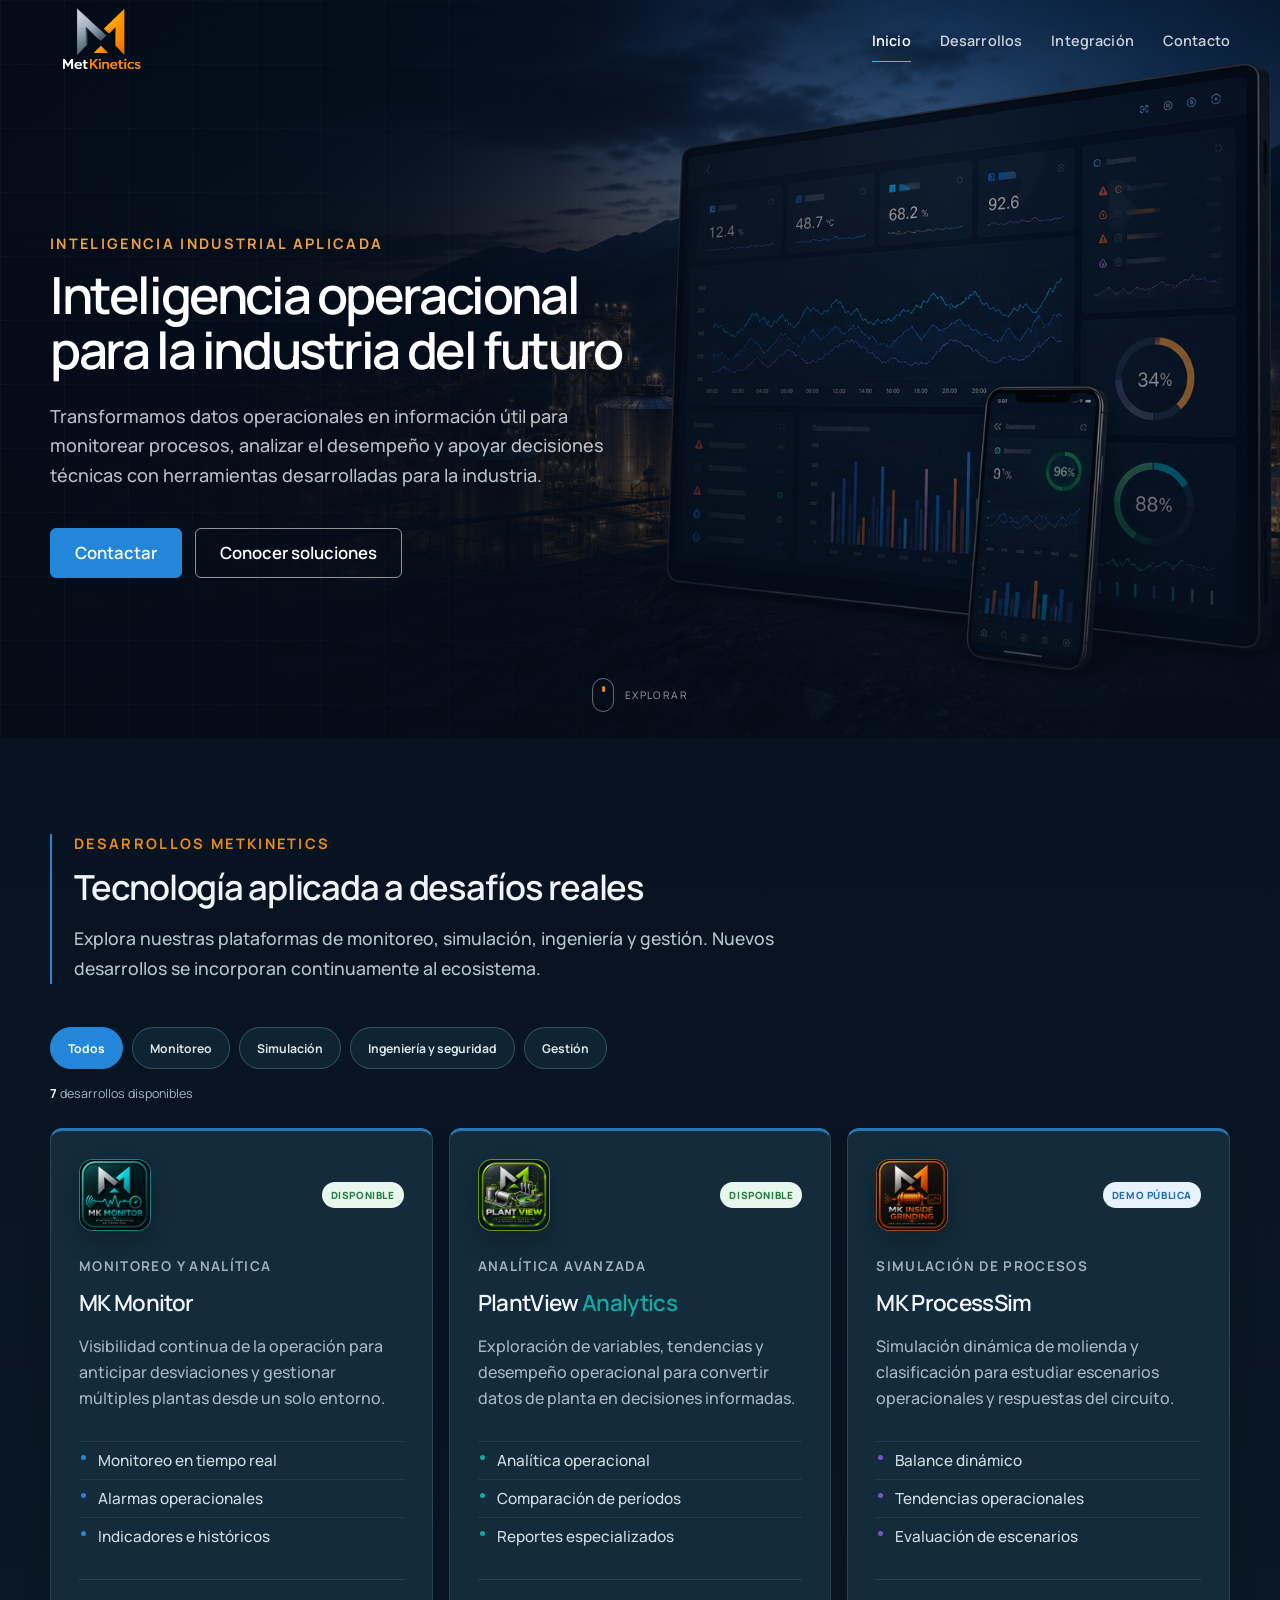
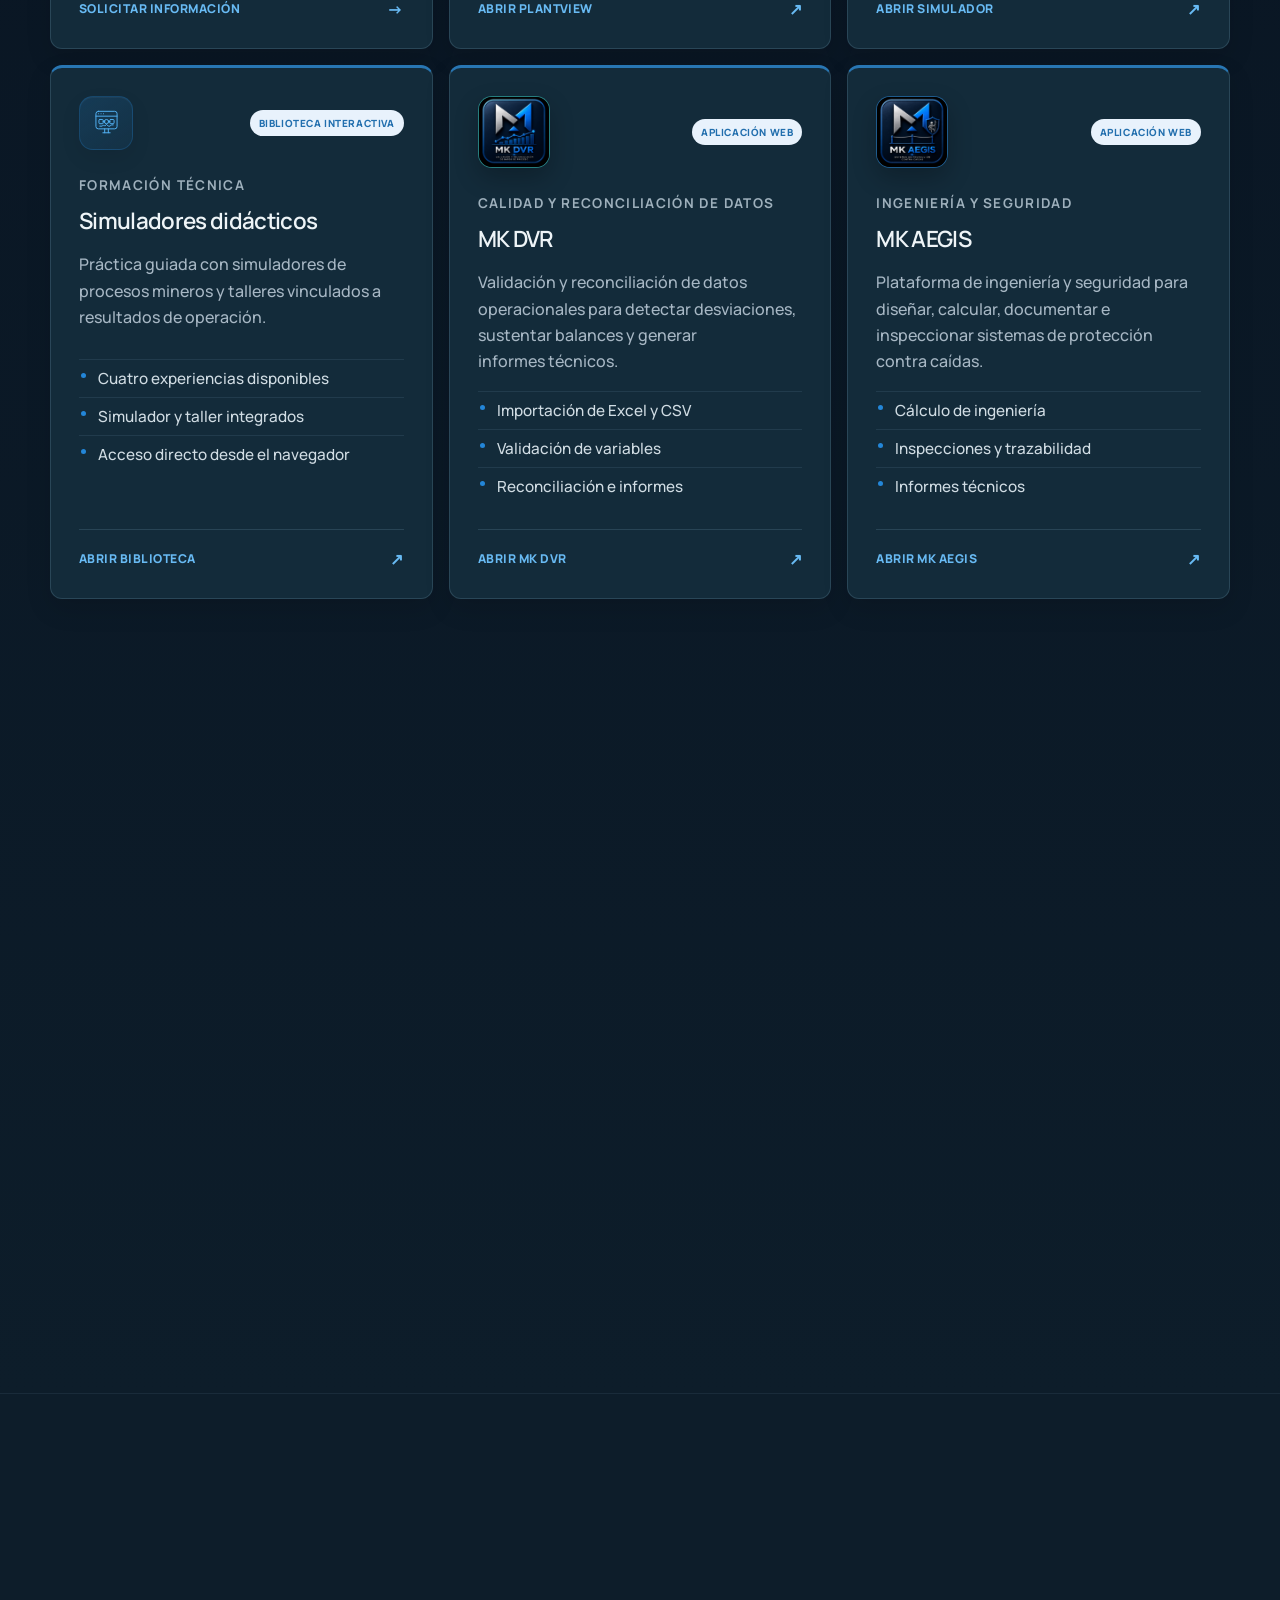
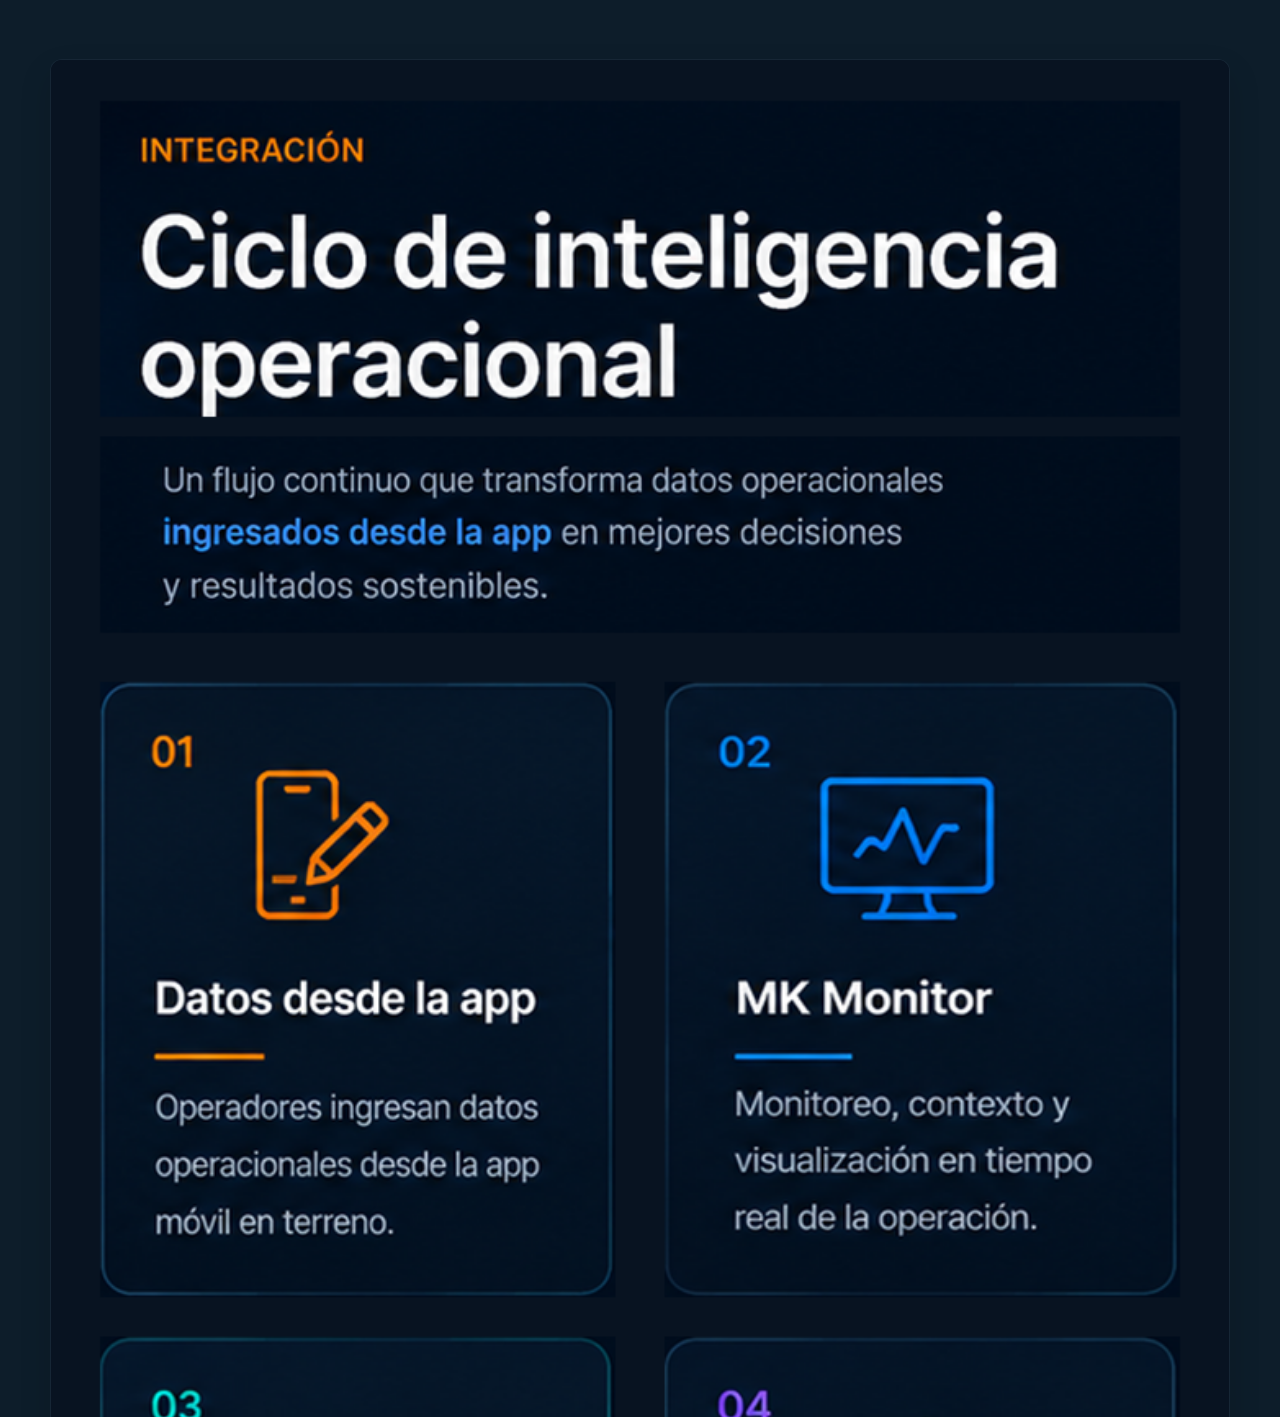
<file: index.html>
<!doctype html>
<html lang="es">
<head>
  <meta charset="utf-8">
  <meta name="viewport" content="width=device-width, initial-scale=1">
  <meta name="description" content="MetKinetics transforma datos operacionales en información útil para monitorear, analizar y simular procesos industriales.">
  <meta name="theme-color" content="#07111f">
  <title>MetKinetics | Inteligencia operacional para la industria</title>
  <link rel="icon" href="data:,">
  <link rel="preload" href="assets/industrial-hero.jpg" as="image" fetchpriority="high">
  <link rel="stylesheet" href="css/corporativo.css?v=20260929-1">
  <script src="js/corporativo.js?v=20260722-2" defer></script>
</head>
<body>
  <a class="skip-link" href="#contenido">Saltar al contenido</a>
  <header class="site-header" data-header>
    <div class="nav-wrap">
      <a class="brand" href="#inicio" aria-label="MetKinetics, ir al inicio">
        <img src="assets/metkinetics-logo.png" alt="MetKinetics" width="176" height="60">
      </a>
      <button class="menu-toggle" type="button" aria-expanded="false" aria-controls="main-nav" aria-label="Abrir menú">
        <span></span><span></span><span></span>
      </button>
      <nav id="main-nav" class="main-nav" aria-label="Navegación principal">
        <a href="#inicio">Inicio</a>
        <a href="#soluciones">Desarrollos</a>
        <a href="#integracion">Integración</a>
        <a href="#contacto">Contacto</a>
      </nav>
    </div>
  </header>

  <main id="contenido">
    <section class="hero" id="inicio" aria-labelledby="hero-title">
      <div class="hero-shade"></div>
      <div class="hero-inner">
        <div class="hero-copy reveal">
          <p class="eyebrow light">Inteligencia industrial aplicada</p>
          <h1 id="hero-title">Inteligencia operacional para la industria del&nbsp;futuro</h1>
          <p>Transformamos datos operacionales en información útil para monitorear procesos, analizar el desempeño y apoyar decisiones técnicas con herramientas desarrolladas para la industria.</p>
          <div class="hero-actions">
            <a class="button primary" href="mailto:contacto@metkinetics.cl">Contactar</a>
            <a class="button ghost" href="#soluciones">Conocer soluciones</a>
          </div>
        </div>
      </div>
      <a class="scroll-cue" href="#soluciones" aria-label="Ir a soluciones"><span></span>Explorar</a>
    </section>

    <section class="section solutions portfolio" id="soluciones" aria-labelledby="solutions-title">
      <div class="container">
        <div class="section-heading reveal">
          <div><p class="eyebrow">Desarrollos MetKinetics</p><h2 id="solutions-title">Tecnología aplicada a desafíos reales</h2></div>
          <p>Explora nuestras plataformas de monitoreo, simulación, ingeniería y gestión. Nuevos desarrollos se incorporan continuamente al ecosistema.</p>
        </div>
        <div class="catalog-toolbar reveal" aria-label="Filtrar desarrollos">
          <button class="catalog-filter active" type="button" data-filter="all" aria-pressed="true">Todos</button>
          <button class="catalog-filter" type="button" data-filter="monitoreo" aria-pressed="false">Monitoreo</button>
          <button class="catalog-filter" type="button" data-filter="simulacion" aria-pressed="false">Simulación</button>
          <button class="catalog-filter" type="button" data-filter="ingenieria" aria-pressed="false">Ingeniería y seguridad</button>
          <button class="catalog-filter" type="button" data-filter="gestion" aria-pressed="false">Gestión</button>
        </div>
        <p class="catalog-count" aria-live="polite"><strong data-result-count>7</strong> desarrollos disponibles</p>
        <div class="solutions-grid catalog-grid" data-catalog>
          <article class="solution-card product-card reveal" data-category="monitoreo">
            <div class="product-topline"><span class="product-mark product-logo-mark monitor-logo-mark" aria-hidden="true"><img src="assets/mk-monitor-card-icon.png" alt=""></span><span class="product-status available">Disponible</span></div>
            <p class="card-number">Monitoreo y analítica</p><h3>MK Monitor</h3>
            <p>Visibilidad continua de la operación para anticipar desviaciones y gestionar múltiples plantas desde un solo entorno.</p>
            <ul><li>Monitoreo en tiempo real</li><li>Alarmas operacionales</li><li>Indicadores e históricos</li></ul>
            <a class="product-link" href="mailto:contacto@metkinetics.cl?subject=Consulta%20sobre%20MK%20Monitor">Solicitar información <span aria-hidden="true">→</span></a>
          </article>
          <article class="solution-card product-card reveal" data-category="monitoreo">
            <div class="product-topline"><span class="product-mark product-logo-mark plantview-logo-mark" aria-hidden="true"><img src="assets/plantview-card-icon.png" alt=""></span><span class="product-status available">Disponible</span></div>
            <p class="card-number">Analítica avanzada</p><h3>PlantView <span>Analytics</span></h3>
            <p>Exploración de variables, tendencias y desempeño operacional para convertir datos de planta en decisiones informadas.</p>
            <ul><li>Analítica operacional</li><li>Comparación de períodos</li><li>Reportes especializados</li></ul>
            <a class="product-link" href="https://metkinetics.cl/MKPV_DASHBOARD/" target="_blank" rel="noopener noreferrer">Abrir PlantView <span aria-hidden="true">↗</span></a>
          </article>
          <article class="solution-card product-card reveal" data-category="simulacion">
            <div class="product-topline"><span class="product-mark product-logo-mark grinding-logo-mark" aria-hidden="true"><img src="assets/mk-grinding-card-icon.png" alt=""></span><span class="product-status demo">Demo pública</span></div>
            <p class="card-number">Simulación de procesos</p><h3>MK ProcessSim</h3>
            <p>Simulación dinámica de molienda y clasificación para estudiar escenarios operacionales y respuestas del circuito.</p>
            <ul><li>Balance dinámico</li><li>Tendencias operacionales</li><li>Evaluación de escenarios</li></ul>
            <a class="product-link" href="https://metkinetics.cl/MK_ProcessSim/" target="_blank" rel="noopener noreferrer">Abrir simulador <span aria-hidden="true">↗</span></a>
          </article>
          <article class="solution-card product-card reveal" data-category="simulacion">
            <div class="product-topline"><span class="product-mark" aria-hidden="true"><svg viewBox="0 0 48 48" fill="none" xmlns="http://www.w3.org/2000/svg"><rect x="6.5" y="5.5" width="35" height="29" rx="4"/><path d="M6.5 13.5h35M11 9.5h.01M15 9.5h.01M19 9.5h.01" stroke-linecap="round"/><rect x="11.5" y="19" width="7" height="7" rx="1.5"/><circle cx="24" cy="22.5" r="3.5"/><rect x="29.5" y="19" width="7" height="7" rx="1.5"/><path d="M18.5 22.5h2M27.5 22.5h2M20 21l1.5 1.5L20 24M28 21l1.5 1.5L28 24M13 30h4l2-2 2 2 3-3 3 3h3l2-2h3" stroke-linecap="round" stroke-linejoin="round"/><path d="M18 41h12M21 34.5V41M27 34.5V41" stroke-linecap="round"/></svg></span><span class="product-status demo">Biblioteca interactiva</span></div>
            <p class="card-number">Formación técnica</p><h3>Simuladores didácticos</h3>
            <p>Práctica guiada con simuladores de procesos mineros y talleres vinculados a resultados de operación.</p>
            <ul><li>Cuatro experiencias disponibles</li><li>Simulador y taller integrados</li><li>Acceso directo desde el navegador</li></ul>
            <a class="product-link" href="https://metkinetics.cl/simuladores/" target="_blank" rel="noopener noreferrer">Abrir biblioteca <span aria-hidden="true">↗</span></a>
          </article>
          <article class="solution-card product-card reveal" data-category="ingenieria">
            <div class="product-topline"><span class="product-mark product-logo-mark dvr-logo-mark" aria-hidden="true"><img src="assets/mk-dvr-card-icon.png" alt=""></span><span class="product-status demo">Aplicación web</span></div>
            <p class="card-number">Calidad y reconciliación de datos</p><h3>MK DVR</h3>
            <p>Validación y reconciliación de datos operacionales para detectar desviaciones, sustentar balances y generar informes técnicos.</p>
            <ul><li>Importación de Excel y CSV</li><li>Validación de variables</li><li>Reconciliación e informes</li></ul>
            <a class="product-link" href="https://mk-dvr.onrender.com" target="_blank" rel="noopener noreferrer">Abrir MK DVR <span aria-hidden="true">↗</span></a>
          </article>
          <article class="solution-card product-card reveal" data-category="ingenieria">
            <div class="product-topline"><span class="product-mark product-logo-mark aegis-logo-mark" aria-hidden="true"><img src="assets/mk-aegis-card-icon.png" alt=""></span><span class="product-status demo">Aplicación web</span></div>
            <p class="card-number">Ingeniería y seguridad</p><h3>MK AEGIS</h3>
            <p>Plataforma de ingeniería y seguridad para diseñar, calcular, documentar e inspeccionar sistemas de protección contra caídas.</p>
            <ul><li>Cálculo de ingeniería</li><li>Inspecciones y trazabilidad</li><li>Informes técnicos</li></ul>
            <a class="product-link" href="https://metkinetics.cl/MK_AEGIS_PORTABLE/" target="_blank" rel="noopener noreferrer">Abrir MK AEGIS <span aria-hidden="true">↗</span></a>
          </article>
          <article class="solution-card product-card reveal" data-category="gestion">
            <div class="product-topline"><span class="product-mark product-logo-mark organibuilder-logo-mark" aria-hidden="true"><img src="assets/organibuilder-card-icon.png" alt=""></span><span class="product-status development">En desarrollo</span></div>
            <p class="card-number">Gestión y productividad</p><h3>OrganiBuilder</h3>
            <p>Construcción y administración visual de estructuras organizacionales para equipos y proyectos.</p>
            <ul><li>Organigramas interactivos</li><li>Estructuras editables</li><li>Presentación ejecutiva</li></ul>
            <a class="product-link" href="mailto:contacto@metkinetics.cl?subject=Consulta%20sobre%20OrganiBuilder">Conocer el proyecto <span aria-hidden="true">→</span></a>
          </article>
        </div>
        <div class="catalog-cta reveal"><div><strong>¿Buscas una solución específica?</strong><p>También desarrollamos herramientas a medida para desafíos operacionales e ingeniería.</p></div><a class="button primary" href="mailto:contacto@metkinetics.cl?subject=Desarrollo%20de%20una%20solución%20digital">Conversemos</a></div>
      </div>
    </section>

    <section class="ecosystem" id="integracion" aria-labelledby="ecosystem-title">
      <div class="container">
        <div class="ecosystem-intro reveal">
          <h2 id="ecosystem-title">Un ciclo que convierte datos en decisiones</h2>
          <p>Cada herramienta aporta una capa de valor y mantiene la operación conectada con la mejora continua.</p>
        </div>
        <div class="cycle-image-frame" role="region" aria-label="Diagrama del ciclo de inteligencia operacional. En pantallas pequeñas, deslice horizontalmente para recorrerlo." tabindex="0">
          <picture>
            <source media="(max-width: 760px)" srcset="assets/ciclo-inteligencia-operacional-mobile.png">
            <img class="cycle-image" src="assets/ciclo-inteligencia-operacional.png" alt="Ciclo de inteligencia operacional: datos desde la app, MK Monitor, PlantView Analytics, MKSE y mejora continua." width="1672" height="941" loading="lazy">
          </picture>
        </div>
        <div class="cycle-mobile" aria-label="Etapas del ciclo de inteligencia operacional">
          <div class="cycle-track" data-carousel-track tabindex="0">
            <article class="cycle-card cycle-data">
              <span class="cycle-number">01</span>
              <div class="cycle-card-icon" aria-hidden="true"><svg viewBox="0 0 24 24"><path d="M5 4h14v16H5zM8 8h8M8 12h5M8 16h7"/></svg></div>
              <h3>Datos operacionales</h3>
              <p>Captura información confiable desde terreno y centraliza las variables críticas.</p>
              <strong>Base para decidir</strong>
            </article>
            <article class="cycle-card cycle-monitor">
              <span class="cycle-number">02</span>
              <div class="cycle-card-icon" aria-hidden="true"><svg viewBox="0 0 24 24"><rect x="3" y="4" width="18" height="14" rx="2"/><path d="m7 14 3-3 2 2 4-5 2 2M9 21h6"/></svg></div>
              <h3>MK Monitor</h3>
              <p>Visualiza el estado de la planta, sus tendencias y alertas en un solo lugar.</p>
              <strong>Visibilidad en tiempo real</strong>
            </article>
            <article class="cycle-card cycle-analytics">
              <span class="cycle-number">03</span>
              <div class="cycle-card-icon" aria-hidden="true"><svg viewBox="0 0 24 24"><path d="M4 19V9m5 10V5m5 14v-7m5 7V3"/><path d="m3 14 6-6 5 3 6-7"/></svg></div>
              <h3>PlantView Analytics</h3>
              <p>Detecta patrones, anticipa desviaciones y transforma datos en conocimiento.</p>
              <strong>Decisiones informadas</strong>
            </article>
            <article class="cycle-card cycle-simulation">
              <span class="cycle-number">04</span>
              <div class="cycle-card-icon" aria-hidden="true"><svg viewBox="0 0 24 24"><path d="M4 18V6l8-3 8 3v12l-8 3-8-3Z"/><path d="m4 6 8 3 8-3m-8 3v12"/></svg></div>
              <h3>MKSE</h3>
              <p>Prueba escenarios antes de actuar y compara alternativas con menor incertidumbre.</p>
              <strong>Simulación con propósito</strong>
            </article>
            <article class="cycle-card cycle-improvement">
              <span class="cycle-number">05</span>
              <div class="cycle-card-icon" aria-hidden="true"><svg viewBox="0 0 24 24"><path d="M20 11a8 8 0 1 0-2.3 5.7M20 4v7h-7"/></svg></div>
              <h3>Mejora continua</h3>
              <p>Retroalimenta el proceso con aprendizaje para sostener mejores resultados.</p>
              <strong>Valor que se renueva</strong>
            </article>
          </div>
          <p class="swipe-hint">Desliza para explorar las etapas</p>
        </div>
      </div>
    </section>

    <section class="contact" id="contacto" aria-label="Contacto">
      <div class="container contact-inner reveal">
        <p class="eyebrow">Próximo paso</p>
        <p>Descubre cómo transformar tus datos en decisiones más claras, oportunas y sostenibles.</p>
        <div class="contact-actions">
          <a class="contact-button" href="mailto:contacto@metkinetics.cl">Contactar</a>
        </div>
      </div>
    </section>
  </main>

  <footer><div class="container"><a class="footer-brand" href="#inicio"><img src="assets/metkinetics-logo.png" alt="MetKinetics" width="150" height="52"></a><p>Inteligencia operacional para procesos industriales.</p><small>© 2026 MetKinetics. Todos los derechos reservados.</small></div></footer>
</body>
</html>
</file>
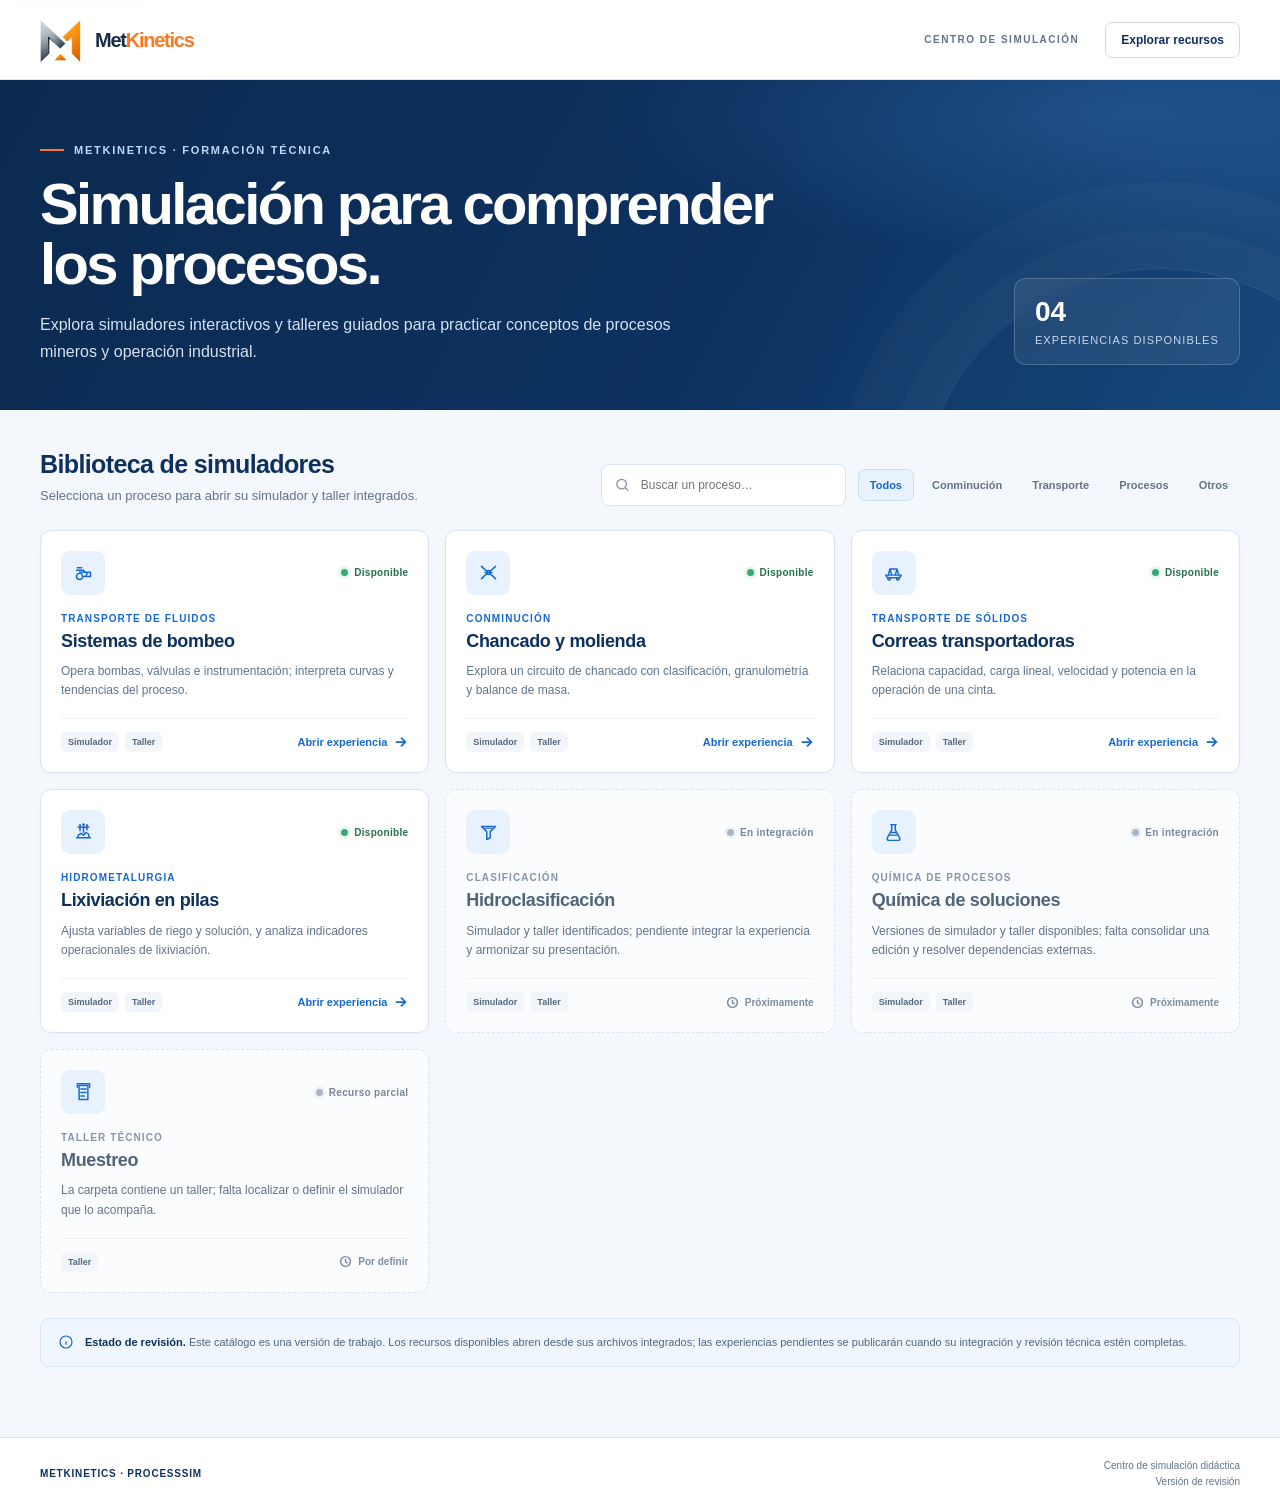
<file: simuladores/index.html>
<!doctype html>
<html lang="es">
<head>
<meta charset="utf-8">
<meta name="viewport" content="width=device-width, initial-scale=1">
<meta name="theme-color" content="#0d315f">
<meta name="description" content="Biblioteca de simuladores y talleres didácticos de MetKinetics.">
<title>ProcessSim | Centro de simulación MetKinetics</title>
<style>
:root{color-scheme:light;--navy:#0d315f;--blue:#1769d2;--pale:#e8f2ff;--orange:#ff781f;--bg:#f4f7fb;--ink:#172b45;--muted:#62748a;--line:#d8e4f1;--white:#fff;--shadow:0 12px 32px rgba(13,49,95,.08);--shadow-hover:0 18px 40px rgba(13,49,95,.15)}
*{box-sizing:border-box}html{scroll-behavior:smooth}body{margin:0;background:var(--bg);color:var(--ink);font-family:Inter,"Segoe UI",Arial,sans-serif;-webkit-font-smoothing:antialiased}a{color:inherit;text-decoration:none}button,input{font:inherit}.wrap{width:min(1200px,calc(100% - 48px));margin-inline:auto}
.site-header{height:80px;background:rgba(255,255,255,.96);border-bottom:1px solid var(--line);display:flex;align-items:center;position:sticky;top:0;z-index:10;backdrop-filter:blur(14px)}.header-row{display:flex;align-items:center;justify-content:space-between;gap:24px}.brand-lockup{display:inline-flex;align-items:center;gap:9px;flex:none}.logo-mark{position:relative;display:block;width:46px;height:46px;overflow:hidden;flex:none}.logo-symbol{position:absolute;left:-23px;top:0;width:88px;height:auto;max-width:none}.wordmark{display:inline-flex;align-items:baseline;font-size:20px;line-height:1;font-weight:820;letter-spacing:-1.25px;white-space:nowrap;color:#172b45}.wordmark-accent{color:var(--orange)}.header-side{display:flex;align-items:center;gap:26px}.header-label{font-size:10px;font-weight:800;letter-spacing:.15em;text-transform:uppercase;color:var(--muted);white-space:nowrap}.header-link{font-size:12px;font-weight:750;color:var(--navy);padding:10px 15px;border:1px solid #cbd9e9;border-radius:7px;transition:background .18s,border-color .18s,color .18s}.header-link:hover{border-color:#aac8ed;background:var(--pale);color:var(--blue)}
.hero{padding:64px 0 45px;background:radial-gradient(ellipse at 88% 10%,rgba(68,137,211,.27),transparent 34%),linear-gradient(118deg,#0b2a50 0%,#0d315f 56%,#16477b 100%);color:#fff;overflow:hidden;position:relative}.hero:after{content:"";position:absolute;width:480px;height:480px;border:1px solid rgba(255,255,255,.1);border-radius:50%;right:-122px;bottom:-340px;box-shadow:0 0 0 38px rgba(255,255,255,.025),0 0 0 86px rgba(255,255,255,.02)}.hero-content{position:relative;z-index:1;display:grid;grid-template-columns:minmax(0,1fr) 230px;align-items:end;gap:48px}.eyebrow{display:flex;align-items:center;gap:10px;color:#bcd8fa;font-size:11px;font-weight:800;letter-spacing:.16em;text-transform:uppercase}.eyebrow:before{content:"";width:24px;height:2px;background:var(--orange)}h1{max-width:760px;font-size:clamp(35px,5vw,58px);line-height:1.04;letter-spacing:-.045em;margin:18px 0 16px;font-weight:760}.hero p{max-width:650px;margin:0;color:#d4e2f2;font-size:16px;line-height:1.7}.hero-stat{justify-self:end;min-width:190px;padding:18px 20px;border:1px solid rgba(255,255,255,.2);border-radius:12px;background:rgba(255,255,255,.07);backdrop-filter:blur(10px)}.hero-stat strong{display:block;font-size:28px;line-height:1.1;color:#fff}.hero-stat span{display:block;margin-top:6px;font-size:11px;letter-spacing:.1em;text-transform:uppercase;color:#c5d8ed}
.catalog{padding:40px 0 70px}.catalog-head{display:flex;align-items:end;justify-content:space-between;gap:24px;margin-bottom:24px}.catalog-heading h2{font-size:25px;letter-spacing:-.025em;color:var(--navy);margin:0 0 7px}.catalog-heading p{font-size:13px;color:var(--muted);margin:0;line-height:1.5}.toolbar{display:flex;align-items:center;gap:12px;flex-wrap:wrap}.search-wrap{position:relative;min-width:245px}.search-wrap svg{position:absolute;left:13px;top:50%;transform:translateY(-50%);color:#8294aa}.search{width:100%;height:42px;padding:0 14px 0 39px;border:1px solid var(--line);border-radius:8px;background:#fff;color:var(--ink);outline:none;font-size:12px;transition:.15s}.search:focus{border-color:#80afe8;box-shadow:0 0 0 3px rgba(23,105,210,.11)}.filters{display:flex;gap:6px;flex-wrap:wrap}.filter{border:1px solid transparent;border-radius:7px;padding:9px 11px;background:transparent;color:var(--muted);font-size:11px;font-weight:700;cursor:pointer;transition:.15s}.filter:hover{background:#fff;color:var(--navy)}.filter.active{background:var(--pale);border-color:#c9ddf5;color:var(--blue)}
.card-grid{display:grid;grid-template-columns:repeat(3,minmax(0,1fr));gap:16px}.card{min-height:236px;display:flex;flex-direction:column;padding:20px;border:1px solid var(--line);border-radius:11px;background:#fff;box-shadow:0 2px 7px rgba(13,49,95,.025);transition:transform .2s,border-color .2s,box-shadow .2s}.card.available:hover{transform:translateY(-3px);border-color:#a9c9ed;box-shadow:var(--shadow-hover)}.card-top{display:flex;align-items:center;justify-content:space-between;gap:10px}.icon-box{width:44px;height:44px;display:grid;place-items:center;border-radius:9px;background:var(--pale);color:var(--blue)}.icon-box svg{width:21px;height:21px;stroke:currentColor;fill:none;stroke-width:1.7;stroke-linecap:round;stroke-linejoin:round}.status{display:inline-flex;align-items:center;gap:6px;color:#25714d;font-size:10px;font-weight:750;letter-spacing:.03em}.status:before{content:"";width:7px;height:7px;border-radius:50%;background:#35a978;box-shadow:0 0 0 3px #e9f6ef}.status.pending{color:#77869a}.status.pending:before{background:#aab6c4;box-shadow:0 0 0 3px #f0f3f6}.category{margin:18px 0 6px;color:var(--blue);font-size:10px;font-weight:800;letter-spacing:.11em;text-transform:uppercase}.card h3{margin:0;color:var(--navy);font-size:18px;line-height:1.3;letter-spacing:-.02em}.card-description{margin:9px 0 18px;color:var(--muted);font-size:12px;line-height:1.6}.card-footer{margin-top:auto;padding-top:13px;border-top:1px solid #edf1f6;display:flex;align-items:center;justify-content:space-between;gap:12px}.resource-tags{display:flex;gap:6px}.resource-tag{padding:5px 7px;border-radius:5px;background:#f2f6fb;color:#53677f;font-size:9px;font-weight:700}.launch{display:inline-flex;align-items:center;gap:7px;color:var(--blue);font-size:11px;font-weight:800;white-space:nowrap}.launch svg{width:14px;height:14px;stroke:currentColor;fill:none;stroke-width:2;transition:transform .18s}.card.available:hover .launch svg{transform:translateX(3px)}.card.pending{background:#fbfcfe;border-style:dashed;box-shadow:none}.card.pending h3{color:#52647a}.card.pending .category{color:#8595a8}.pending-note{display:inline-flex;align-items:center;gap:6px;color:#7c8c9e;font-size:10px;font-weight:700}.pending-note svg{width:13px;height:13px;stroke:currentColor;fill:none;stroke-width:1.8}
.bottom-note{margin-top:25px;padding:15px 17px;border:1px solid #d8e6f5;border-radius:9px;background:#f0f6fd;display:flex;align-items:flex-start;gap:11px;color:#506680;font-size:11px;line-height:1.55}.bottom-note svg{width:16px;height:16px;flex:none;color:var(--blue);stroke:currentColor;fill:none;stroke-width:1.8}.bottom-note strong{color:var(--navy)}.site-footer{border-top:1px solid var(--line);background:#fff;padding:20px 0}.footer-row{display:flex;align-items:center;justify-content:space-between;gap:20px;color:var(--muted);font-size:10px}.footer-brand{font-weight:800;letter-spacing:.08em;color:var(--navy)}.footer-meta{text-align:right;line-height:1.6}
:focus-visible{outline:3px solid rgba(23,105,210,.55);outline-offset:3px}.skip-link{position:absolute;left:16px;top:-60px;z-index:30;padding:10px 14px;border-radius:7px;background:#fff;color:var(--navy);font-size:12px;font-weight:800;box-shadow:var(--shadow)}.skip-link:focus{top:12px}:focus-visible{outline:3px solid rgba(23,105,210,.55);outline-offset:3px}.skip-link{position:absolute;left:16px;top:-60px;z-index:30;padding:10px 14px;border-radius:7px;background:#fff;color:var(--navy);font-size:12px;font-weight:800;box-shadow:var(--shadow)}.skip-link:focus{top:12px}.empty{display:none;padding:30px;border:1px dashed #bdcbdc;border-radius:10px;text-align:center;color:var(--muted);font-size:13px}.card[hidden]{display:none}
@media(max-width:900px){.card-grid{grid-template-columns:repeat(2,minmax(0,1fr))}.catalog-head{align-items:flex-start;flex-direction:column}.hero-content{grid-template-columns:1fr auto;gap:20px}.hero-stat{min-width:155px}.toolbar{width:100%}.search-wrap{flex:1}}
@media(max-width:620px){.wrap{width:min(100% - 32px,1200px)}.site-header{height:72px}.logo-mark{width:40px;height:40px}.logo-symbol{width:76px;left:-20px}.wordmark{font-size:17px;letter-spacing:-1px}.header-side{gap:10px}.header-label{display:none}.header-link{font-size:11px;padding:9px 10px}.hero{padding:50px 0 38px}.hero-content{grid-template-columns:1fr;gap:24px}.hero-stat{justify-self:start;min-width:150px;padding:12px 15px}.hero-stat strong{font-size:23px}h1{font-size:39px}.hero p{font-size:14px}.catalog{padding:30px 0 48px}.card-grid{grid-template-columns:1fr}.card{min-height:215px}.search-wrap{min-width:100%}.filters{width:100%;overflow:auto;flex-wrap:nowrap;padding-bottom:2px}.filter{white-space:nowrap}.footer-row{align-items:flex-start;flex-direction:column}.footer-meta{text-align:left}}
@media(prefers-reduced-motion:reduce){*,*:before,*:after{scroll-behavior:auto!important;transition:none!important;animation:none!important}}
</style>
</head>
<body>
<a class="skip-link" href="#catalogo">Saltar al catálogo</a>
<header class="site-header"><div class="wrap header-row"><a class="brand-lockup" href="#inicio" aria-label="MetKinetics ProcessSim, inicio"><span class="logo-mark" aria-hidden="true"><img class="logo-symbol" src="./assets/metkinetics-azul.png" alt=""></span><span class="wordmark"><span>Met</span><span class="wordmark-accent">Kinetics</span></span></a><div class="header-side"><span class="header-label">Centro de simulación</span><a class="header-link" href="#catalogo">Explorar recursos</a></div></div></header>
<main id="inicio">
<section class="hero"><div class="wrap hero-content"><div><div class="eyebrow">MetKinetics · Formación técnica</div><h1>Simulación para comprender los procesos.</h1><p>Explora simuladores interactivos y talleres guiados para practicar conceptos de procesos mineros y operación industrial.</p></div><div class="hero-stat" aria-label="Recursos listos"><strong>04</strong><span>experiencias disponibles</span></div></div></section>
<section class="catalog wrap" id="catalogo" aria-labelledby="catalog-title"><div class="catalog-head"><div class="catalog-heading"><h2 id="catalog-title">Biblioteca de simuladores</h2><p>Selecciona un proceso para abrir su simulador y taller integrados.</p></div><div class="toolbar"><label class="search-wrap"><svg viewBox="0 0 24 24" width="17" height="17" aria-hidden="true"><circle cx="10.8" cy="10.8" r="6.8" fill="none" stroke="currentColor" stroke-width="1.8"/><path d="m16 16 4.3 4.3" fill="none" stroke="currentColor" stroke-width="1.8"/></svg><input id="search" class="search" type="search" placeholder="Buscar un proceso…" aria-label="Buscar simuladores"></label><div class="filters" role="group" aria-label="Filtrar por categoría"><button class="filter active" type="button" data-filter="todos" aria-pressed="true">Todos</button><button class="filter" type="button" data-filter="conminucion" aria-pressed="false">Conminución</button><button class="filter" type="button" data-filter="transporte" aria-pressed="false">Transporte</button><button class="filter" type="button" data-filter="procesos" aria-pressed="false">Procesos</button><button class="filter" type="button" data-filter="otros" aria-pressed="false">Otros</button></div></div></div>
<div class="card-grid" id="cards">
<article class="card available" data-category="transporte" data-search="bombeo bombas centrífugas sistema de bombeo agua pulpa"><div class="card-top"><span class="icon-box"><svg viewBox="0 0 24 24" aria-hidden="true"><path d="M4 16.5a3.5 3.5 0 1 0 7 0 3.5 3.5 0 1 0-7 0Z"/><path d="M11 16.5h3.5l2.2-4.8H9.8M16.7 11.7H20v4.8h-5.5M8 13V9.5h4l2.2 2.2M4 9.5h4"/><path d="M5 6.5h5"/></svg></span><span class="status">Disponible</span></div><p class="category">Transporte de fluidos</p><h3>Sistemas de bombeo</h3><p class="card-description">Opera bombas, válvulas e instrumentación; interpreta curvas y tendencias del proceso.</p><div class="card-footer"><div class="resource-tags"><span class="resource-tag">Simulador</span><span class="resource-tag">Taller</span></div><a class="launch" href="./recursos/bombeo/index.html">Abrir experiencia <svg viewBox="0 0 16 16" aria-hidden="true"><path d="M2 8h11M8 3l5 5-5 5"/></svg></a></div></article>
<article class="card available" data-category="conminucion" data-search="chancado molienda clasificación mineral balance de masa"><div class="card-top"><span class="icon-box"><svg viewBox="0 0 24 24" aria-hidden="true"><path d="m4 5 7.5 7L4 19M20 5l-7.5 7 7.5 7M8 12h8"/><circle cx="12" cy="12" r="2.2"/></svg></span><span class="status">Disponible</span></div><p class="category">Conminución</p><h3>Chancado y molienda</h3><p class="card-description">Explora un circuito de chancado con clasificación, granulometría y balance de masa.</p><div class="card-footer"><div class="resource-tags"><span class="resource-tag">Simulador</span><span class="resource-tag">Taller</span></div><a class="launch" href="./recursos/chancado/index.html">Abrir experiencia <svg viewBox="0 0 16 16" aria-hidden="true"><path d="M2 8h11M8 3l5 5-5 5"/></svg></a></div></article>
<article class="card available" data-category="transporte" data-search="correas transportadoras cinta capacidad flujo masico mineral"><div class="card-top"><span class="icon-box"><svg viewBox="0 0 24 24" aria-hidden="true"><path d="M3 15h18l-2 3H5l-2-3ZM6 15l2-7h8l2 7M8 8l2 7M16 8l-2 7"/><circle cx="7" cy="19.2" r="1.5"/><circle cx="17" cy="19.2" r="1.5"/></svg></span><span class="status">Disponible</span></div><p class="category">Transporte de sólidos</p><h3>Correas transportadoras</h3><p class="card-description">Relaciona capacidad, carga lineal, velocidad y potencia en la operación de una cinta.</p><div class="card-footer"><div class="resource-tags"><span class="resource-tag">Simulador</span><span class="resource-tag">Taller</span></div><a class="launch" href="./recursos/correas/index.html">Abrir experiencia <svg viewBox="0 0 16 16" aria-hidden="true"><path d="M2 8h11M8 3l5 5-5 5"/></svg></a></div></article>
<article class="card available" data-category="procesos" data-search="lixiviación lixiviacion pilas riego acidez cobre extracción"><div class="card-top"><span class="icon-box"><svg viewBox="0 0 24 24" aria-hidden="true"><path d="M4 18h16M6 18v-3l3-2 3 2 3-3 3 2v4M8 10V6m4 6V5m4 4V6M6 6h12"/><path d="M8 4h.01M12 3h.01M16 4h.01" stroke-width="3"/></svg></span><span class="status">Disponible</span></div><p class="category">Hidrometalurgia</p><h3>Lixiviación en pilas</h3><p class="card-description">Ajusta variables de riego y solución, y analiza indicadores operacionales de lixiviación.</p><div class="card-footer"><div class="resource-tags"><span class="resource-tag">Simulador</span><span class="resource-tag">Taller</span></div><a class="launch" href="./recursos/lixiviacion/index.html">Abrir experiencia <svg viewBox="0 0 16 16" aria-hidden="true"><path d="M2 8h11M8 3l5 5-5 5"/></svg></a></div></article>
<article class="card pending" data-category="procesos" data-search="hidroclasificación hidroclasificacion clasificación ciclón pulpa"><div class="card-top"><span class="icon-box"><svg viewBox="0 0 24 24" aria-hidden="true"><path d="M4 5h16l-6 6v7l-4 2v-9L4 5Z"/><path d="M8 7h8"/></svg></span><span class="status pending">En integración</span></div><p class="category">Clasificación</p><h3>Hidroclasificación</h3><p class="card-description">Simulador y taller identificados; pendiente integrar la experiencia y armonizar su presentación.</p><div class="card-footer"><div class="resource-tags"><span class="resource-tag">Simulador</span><span class="resource-tag">Taller</span></div><span class="pending-note"><svg viewBox="0 0 16 16" aria-hidden="true"><circle cx="8" cy="8" r="6"/><path d="M8 4.5v4l2.5 1.5"/></svg>Próximamente</span></div></article>
<article class="card pending" data-category="procesos" data-search="química quimica soluciones concentración reactivos balance"><div class="card-top"><span class="icon-box"><svg viewBox="0 0 24 24" aria-hidden="true"><path d="M9 3h6m-5 0v6l-5 9a2 2 0 0 0 1.8 3h10.4a2 2 0 0 0 1.8-3l-5-9V3M7.5 15h9"/><path d="M9.5 12h5"/></svg></span><span class="status pending">En integración</span></div><p class="category">Química de procesos</p><h3>Química de soluciones</h3><p class="card-description">Versiones de simulador y taller disponibles; falta consolidar una edición y resolver dependencias externas.</p><div class="card-footer"><div class="resource-tags"><span class="resource-tag">Simulador</span><span class="resource-tag">Taller</span></div><span class="pending-note"><svg viewBox="0 0 16 16" aria-hidden="true"><circle cx="8" cy="8" r="6"/><path d="M8 4.5v4l2.5 1.5"/></svg>Próximamente</span></div></article>
<article class="card pending" data-category="otros" data-search="muestreo taller muestras soluciones"><div class="card-top"><span class="icon-box"><svg viewBox="0 0 24 24" aria-hidden="true"><path d="M7 4h10v16H7zM9 8h6m-6 4h6m-6 4h4"/><path d="M5 6V2h14v4"/></svg></span><span class="status pending">Recurso parcial</span></div><p class="category">Taller técnico</p><h3>Muestreo</h3><p class="card-description">La carpeta contiene un taller; falta localizar o definir el simulador que lo acompaña.</p><div class="card-footer"><div class="resource-tags"><span class="resource-tag">Taller</span></div><span class="pending-note"><svg viewBox="0 0 16 16" aria-hidden="true"><circle cx="8" cy="8" r="6"/><path d="M8 4.5v4l2.5 1.5"/></svg>Por definir</span></div></article>
</div><p class="empty" id="empty">No encontramos procesos que coincidan con tu búsqueda.</p>
<div class="bottom-note"><svg viewBox="0 0 24 24" aria-hidden="true"><circle cx="12" cy="12" r="9"/><path d="M12 11v5m0-8h.01"/></svg><span><strong>Estado de revisión.</strong> Este catálogo es una versión de trabajo. Los recursos disponibles abren desde sus archivos integrados; las experiencias pendientes se publicarán cuando su integración y revisión técnica estén completas.</span></div>
</section>
</main>
<footer class="site-footer"><div class="wrap footer-row"><span class="footer-brand">METKINETICS · PROCESSSIM</span><span class="footer-meta">Centro de simulación didáctica<br>Versión de revisión</span></div></footer>
<script>
(()=>{const cards=[...document.querySelectorAll('.card')],available=document.querySelectorAll('.card.available').length;document.querySelector('.hero-stat strong').textContent=String(available).padStart(2,'0');const filters=[...document.querySelectorAll('.filter')],search=document.getElementById('search'),empty=document.getElementById('empty');let category='todos';function update(){const q=search.value.trim().toLocaleLowerCase('es');let shown=0;cards.forEach(card=>{const matchCategory=category==='todos'||card.dataset.category===category;const matchSearch=!q||(card.dataset.search+' '+card.innerText).toLocaleLowerCase('es').includes(q);card.hidden=!(matchCategory&&matchSearch);if(!card.hidden)shown++});empty.style.display=shown?'none':'block'}filters.forEach(btn=>btn.addEventListener('click',()=>{category=btn.dataset.filter;filters.forEach(x=>{const active=x===btn;x.classList.toggle('active',active);x.setAttribute('aria-pressed',String(active))});update()}));search.addEventListener('input',update);})();
</script>
</body>
</html>
</file>
<file: css/corporativo.css>
@import url('https://fonts.googleapis.com/css2?family=Manrope:wght@400;500;600;700&display=swap');

:root{--navy:#07111f;--navy-2:#0b192a;--navy-3:#10243a;--orange:#f28c18;--orange-2:#ffad3d;--blue:#2878bc;--ice:#dfeaf2;--ink:#172535;--muted:#607080;--line:#dce4e9;--soft:#f4f7f9;--white:#fff;--shadow:0 24px 60px rgba(14,32,50,.11);--radius:18px;--max:1240px}
*{box-sizing:border-box}html{scroll-behavior:smooth;scroll-padding-top:80px}body{margin:0;color:var(--ink);font-family:Manrope,"Segoe UI",sans-serif;background:#fff;-webkit-font-smoothing:antialiased}a{color:inherit}img{display:block;max-width:100%}button{font:inherit}a:focus-visible,button:focus-visible{outline:3px solid var(--orange-2);outline-offset:4px}.container,.nav-wrap,.hero-inner{width:min(var(--max),calc(100% - 48px));margin-inline:auto}.skip-link{position:fixed;top:-60px;left:16px;z-index:999;padding:12px 18px;border-radius:8px;background:#fff;color:#07111f;font-weight:700}.skip-link:focus{top:12px}.site-header{position:fixed;z-index:100;top:0;right:0;left:0;border-bottom:1px solid transparent;transition:.3s ease}.site-header.scrolled,.site-header.menu-open{border-color:rgba(255,255,255,.1);background:rgba(7,17,31,.94);box-shadow:0 10px 30px rgba(0,0,0,.14);backdrop-filter:blur(18px)}.nav-wrap{height:80px;display:flex;align-items:center;justify-content:space-between;gap:32px}.brand{display:block;width:168px}.brand img,.footer-brand img{width:100%;height:auto;filter:drop-shadow(0 3px 8px rgba(0,0,0,.18))}.main-nav{display:flex;align-items:center;gap:29px}.main-nav a{position:relative;color:rgba(255,255,255,.78);font-size:.76rem;font-weight:600;text-decoration:none;transition:color .2s}.main-nav a:after{position:absolute;right:0;bottom:-12px;left:0;height:2px;background:var(--orange);content:"";transform:scaleX(0);transition:transform .2s}.main-nav a:hover,.main-nav a.active{color:#fff}.main-nav a:hover:after,.main-nav a.active:after{transform:scaleX(1)}.menu-toggle{display:none;width:42px;height:42px;border:0;background:transparent}.menu-toggle span{display:block;width:22px;height:2px;margin:5px auto;background:#fff;transition:.25s}
.hero{position:relative;min-height:780px;height:100svh;max-height:960px;overflow:hidden;background:#07111f url('../assets/industrial-hero.jpg') center/cover no-repeat;color:#fff}.hero-shade{position:absolute;inset:0;background:linear-gradient(90deg,rgba(4,12,24,.96) 0%,rgba(4,12,24,.79) 43%,rgba(4,12,24,.32) 74%,rgba(4,12,24,.52) 100%),linear-gradient(0deg,rgba(7,17,31,.72),transparent 42%)}.hero:after{position:absolute;inset:0;content:"";background-image:linear-gradient(rgba(255,255,255,.027) 1px,transparent 1px),linear-gradient(90deg,rgba(255,255,255,.027) 1px,transparent 1px);background-size:64px 64px;mask-image:linear-gradient(to right,#000,transparent 72%)}.hero-inner{position:relative;z-index:2;height:100%;display:grid;grid-template-columns:1.03fr .97fr;align-items:center;gap:54px;padding-top:74px}.hero-copy h1{max-width:770px;margin:14px 0 25px;font-size:clamp(3.2rem,5vw,5.2rem);font-weight:600;letter-spacing:-.055em;line-height:1.02}.hero-copy>p:not(.eyebrow){max-width:690px;margin:0;color:rgba(235,244,249,.78);font-size:clamp(1rem,1.3vw,1.16rem);line-height:1.75}.eyebrow{margin:0;color:var(--orange);font-size:.72rem;font-weight:700;letter-spacing:.18em;text-transform:uppercase}.eyebrow.light{color:var(--orange-2)}.hero-actions{display:flex;gap:13px;margin-top:37px}.button{display:inline-flex;min-height:52px;align-items:center;justify-content:center;gap:25px;padding:0 24px;border:1px solid rgba(255,255,255,.55);border-radius:7px;color:#fff;font-size:.78rem;font-weight:700;text-decoration:none;transition:transform .2s,background .2s,border-color .2s}.button:hover{transform:translateY(-2px)}.button.primary{border-color:var(--orange);background:var(--orange);color:#111}.button.primary:hover{background:var(--orange-2)}.button.ghost:hover{border-color:#fff;background:rgba(255,255,255,.08)}.scroll-cue{position:absolute;z-index:4;bottom:26px;left:50%;display:flex;align-items:center;gap:11px;color:rgba(255,255,255,.6);font-size:.65rem;letter-spacing:.13em;text-decoration:none;text-transform:uppercase;transform:translateX(-50%)}.scroll-cue span{width:22px;height:34px;border:1px solid rgba(255,255,255,.4);border-radius:12px}.scroll-cue span:after{display:block;width:3px;height:6px;margin:7px auto;border-radius:3px;background:var(--orange);content:"";animation:scroll 1.8s infinite}@keyframes scroll{50%{transform:translateY(10px);opacity:.3}}
.dashboard-stack{position:relative;min-width:0;min-height:420px;transform:perspective(1200px) rotateY(-5deg)}.dash-card{position:absolute;min-width:0;border:1px solid rgba(255,255,255,.19);border-radius:12px;background:rgba(10,28,46,.79);box-shadow:0 35px 80px rgba(0,0,0,.35);backdrop-filter:blur(14px)}.dash-main{top:35px;right:0;width:100%;padding:22px}.dash-top{display:flex;align-items:center;justify-content:space-between;padding-bottom:18px;border-bottom:1px solid rgba(255,255,255,.1);font-size:.8rem;font-weight:600}.dash-top i{padding:6px 10px;border-radius:20px;background:rgba(68,204,149,.12);color:#66e1ae;font-size:.6rem;font-style:normal}.kpi-row{display:grid;grid-template-columns:repeat(3,minmax(0,1fr));gap:12px;padding:19px 0}.kpi-row div{min-width:0;padding:13px;border:1px solid rgba(255,255,255,.09);border-radius:8px;background:rgba(255,255,255,.03)}.dash-card small{display:block;color:rgba(255,255,255,.53);font-size:.6rem}.kpi-row strong{display:block;margin:8px 0 3px;font-size:1.25rem}.dash-card em{color:rgba(255,255,255,.55);font-size:.55rem;font-style:normal}.dash-card em.up{color:#66e1ae}.chart{position:relative;height:130px;overflow:hidden;border-radius:8px;background:linear-gradient(180deg,rgba(40,120,188,.12),rgba(40,120,188,.02))}.chart span{position:relative;display:block;height:25%;border-bottom:1px dashed rgba(255,255,255,.08)}.chart svg{position:absolute;inset:14px 0 0;width:100%;height:90px;overflow:visible}.chart path{fill:none;stroke:var(--orange);stroke-width:3;filter:drop-shadow(0 3px 5px rgba(242,140,24,.4))}.dash-alert{right:-18px;bottom:3px;width:260px;display:flex;align-items:center;gap:11px;padding:15px}.dash-alert .pulse{width:10px;height:10px;border-radius:50%;background:#55dda4;box-shadow:0 0 0 5px rgba(85,221,164,.12)}.dash-alert strong{display:block;margin-top:4px;font-size:.76rem}.dash-alert b{margin-left:auto;color:#55dda4;font-size:.75rem}.dash-trend{bottom:27px;left:-25px;width:190px;padding:15px}.dash-trend strong{display:block;margin:6px 0;color:#55dda4;font-size:1.3rem}.mini-bars{height:25px;display:flex;align-items:end;gap:5px}.mini-bars i{width:14%;height:40%;border-radius:2px;background:var(--blue)}.mini-bars i:nth-child(2){height:60%}.mini-bars i:nth-child(3){height:48%}.mini-bars i:nth-child(4){height:75%}.mini-bars i:nth-child(5){height:100%;background:var(--orange)}
.section{padding:120px 0}.section-heading{display:grid;grid-template-columns:1.1fr .65fr;gap:70px;align-items:end;margin-bottom:55px}.section-heading h2,.tech-intro h2,.company-copy h2,.contact h2{max-width:700px;margin:12px 0 0;font-size:clamp(2.25rem,4vw,3.65rem);font-weight:600;letter-spacing:-.045em;line-height:1.08}.section-heading>p{max-width:500px;margin:0;color:var(--muted);font-size:.95rem;line-height:1.75}.solutions{background:#fff}.solutions-grid{display:grid;grid-template-columns:repeat(3,1fr);gap:18px}.solution-card{position:relative;min-height:590px;padding:33px 30px;border:1px solid var(--line);border-radius:var(--radius);background:#fff;box-shadow:0 7px 25px rgba(20,40,60,.04);transition:transform .3s,box-shadow .3s,border-color .3s}.solution-card:hover{border-color:#bdcbd5;box-shadow:var(--shadow);transform:translateY(-7px)}.solution-card.premium{overflow:hidden;border-color:rgba(242,140,24,.45);background:linear-gradient(150deg,#fff 60%,#fff9f1)}.premium-label{position:absolute;top:0;right:0;padding:9px 14px;border-radius:0 17px 0 10px;background:var(--orange);color:#111;font-size:.57rem;font-weight:700;letter-spacing:.08em;text-transform:uppercase}.card-icon{width:54px;height:54px;display:grid;place-items:center;margin-bottom:32px;border-radius:13px;background:var(--navy);color:#fff}.card-icon svg,.industry-card svg{width:28px;fill:none;stroke:currentColor;stroke-linecap:round;stroke-linejoin:round;stroke-width:1.5}.premium .card-icon{background:var(--orange);color:#111}.card-number{margin:0 0 10px;color:#8a9aa7;font-size:.6rem;font-weight:700;letter-spacing:.13em;text-transform:uppercase}.solution-card h3{margin:0;font-size:1.65rem;font-weight:600;letter-spacing:-.03em}.solution-card h3 span{color:var(--orange)}.solution-card>p:not(.card-number){min-height:92px;margin:18px 0 20px;color:var(--muted);font-size:.86rem;line-height:1.7}.solution-card ul{display:grid;gap:0;margin:0;padding:0;list-style:none}.solution-card li{position:relative;padding:10px 0 10px 19px;border-top:1px solid #edf1f4;color:#3f5263;font-size:.75rem}.solution-card li:before{position:absolute;top:15px;left:2px;width:5px;height:5px;border-radius:50%;background:var(--orange);content:""}
.ecosystem{padding:115px 0;background:var(--navy);color:#fff}.section-heading.inverse>p{color:#92a4b5}.flow{display:grid;grid-template-columns:1fr 34px 1fr 34px 1.25fr 34px 1fr 34px 1.45fr;align-items:center}.flow>i{position:relative;height:1px;background:rgba(255,255,255,.22)}.flow>i:after{position:absolute;top:-3px;right:-1px;width:7px;height:7px;border-top:1px solid var(--orange);border-right:1px solid var(--orange);content:"";transform:rotate(45deg)}.flow-item{min-height:175px;padding:20px;border:1px solid rgba(255,255,255,.11);border-radius:12px;background:rgba(255,255,255,.025)}.flow-item.accent{border-color:rgba(242,140,24,.52);background:rgba(242,140,24,.06)}.flow-item>span{display:block;color:#667d91;font-size:.55rem}.flow-icon{width:38px;height:38px;display:grid;place-items:center;margin:26px 0 17px;border:1px solid rgba(255,255,255,.18);border-radius:8px;color:var(--orange);font-weight:600}.flow-item strong{font-size:.76rem;line-height:1.5}
.industries{background:var(--soft)}.industry-grid{display:grid;grid-template-columns:repeat(4,1fr);gap:14px}.industry-card{position:relative;min-height:210px;padding:27px;border:1px solid var(--line);border-radius:14px;background:#fff;transition:.25s}.industry-card:hover{border-color:var(--orange);transform:translateY(-4px)}.industry-card>span{position:absolute;top:22px;right:22px;color:#a8b4bd;font-size:.55rem}.industry-card svg{width:36px;margin:20px 0 42px;color:var(--blue)}.industry-card h3{margin:0;font-size:.9rem;font-weight:600}.industry-card.wide{grid-column:span 2;display:grid;grid-template-columns:auto 1fr;align-items:end;column-gap:30px;background:var(--navy);color:#fff}.industry-card.wide>span{grid-column:1/-1}.industry-card.wide svg{grid-row:2/4;margin:0;color:var(--orange)}.industry-card.wide p{margin:8px 0 0;color:#91a2b2;font-size:.72rem}
.demos{overflow:hidden}.demo-grid{display:grid;grid-template-columns:repeat(6,1fr);gap:16px}.demo-card{grid-column:span 2;overflow:hidden;border:1px solid var(--line);border-radius:16px;background:#fff;box-shadow:0 10px 35px rgba(20,40,60,.05);transition:transform .25s}.demo-card:hover{transform:translateY(-5px)}.demo-card:nth-child(4){grid-column:2/span 2}.demo-visual{position:relative;height:175px;overflow:hidden;background:var(--navy-2)}.demo-card>div:last-child{padding:24px}.demo-card h3{margin:12px 0 7px;font-size:1rem}.demo-card p{margin:0;color:var(--muted);font-size:.72rem;line-height:1.55}.tag{padding:5px 8px;border-radius:4px;background:#eef2f5;color:#738494;font-size:.52rem;font-weight:700;letter-spacing:.09em;text-transform:uppercase}.demo-visual:after{position:absolute;inset:0;content:"";background-image:linear-gradient(rgba(255,255,255,.04) 1px,transparent 1px),linear-gradient(90deg,rgba(255,255,255,.04) 1px,transparent 1px);background-size:28px 28px}.leach span{position:absolute;z-index:2;top:36px;left:36px;color:var(--orange);font-size:2rem}.leach i{position:absolute;z-index:2;bottom:28px;width:42px;border-radius:4px 4px 0 0;background:var(--blue)}.leach i:nth-child(2){right:100px;height:53px}.leach i:nth-child(3){right:55px;height:82px}.leach i:nth-child(4){right:10px;height:105px;background:var(--orange)}.control{display:flex;align-items:center;justify-content:center;gap:10px}.control span{z-index:2;width:25%;height:82px;border:1px solid rgba(255,255,255,.18);border-radius:5px;background:linear-gradient(140deg,rgba(40,120,188,.7),rgba(40,120,188,.1))}.control span:nth-child(2){height:115px}.alarm b{position:absolute;z-index:2;top:35px;left:35px;width:45px;height:45px;display:grid;place-items:center;border-radius:50%;background:var(--orange);color:#111}.alarm i{position:absolute;z-index:2;right:30px;left:105px;height:12px;border-radius:6px;background:rgba(255,255,255,.15)}.alarm i:nth-child(2){top:59px}.alarm i:nth-child(3){top:88px;width:42%}.analytics{display:flex;align-items:flex-end;justify-content:center;gap:10px;padding:30px 48px}.analytics i{z-index:2;width:18%;height:35%;border-radius:3px 3px 0 0;background:var(--blue)}.analytics i:nth-child(2){height:68%}.analytics i:nth-child(3){height:52%}.analytics i:nth-child(4){height:86%;background:var(--orange)}.analytics i:nth-child(5){height:70%}.simulation span{position:absolute;z-index:2;width:70px;height:70px;border:1px solid var(--blue);transform:rotate(30deg)}.simulation span:nth-child(1){top:45px;left:55px}.simulation span:nth-child(2){top:25px;left:118px;border-color:var(--orange)}.simulation span:nth-child(3){top:55px;left:180px}
.technology{padding:120px 0;background:linear-gradient(135deg,var(--navy),#0b1c30);color:#fff}.tech-layout{display:grid;grid-template-columns:.8fr 1.35fr;gap:100px}.tech-intro{position:sticky;top:120px;align-self:start}.tech-intro p:last-child{max-width:430px;margin:26px 0 0;color:#9badbd;font-size:.9rem;line-height:1.8}.tech-grid{display:grid;grid-template-columns:repeat(2,1fr)}.tech-grid article{min-height:205px;padding:29px;border-right:1px solid rgba(255,255,255,.1);border-bottom:1px solid rgba(255,255,255,.1)}.tech-grid article:nth-child(2n){border-right:0}.tech-grid article:nth-last-child(-n+2){border-bottom:0}.tech-grid span{color:var(--orange);font-size:.58rem}.tech-grid h3{margin:34px 0 12px;font-size:1rem}.tech-grid p{margin:0;color:#8fa2b3;font-size:.73rem;line-height:1.7}
.company-layout{display:grid;grid-template-columns:.75fr 1.25fr;gap:100px;align-items:center}.company-mark{position:relative;min-height:410px;display:grid;place-items:center;overflow:hidden;border-radius:var(--radius);background:var(--navy)}.company-mark:before{position:absolute;width:330px;height:330px;border:1px solid rgba(242,140,24,.2);border-radius:50%;content:"";box-shadow:0 0 90px rgba(242,140,24,.08)}.company-mark img{position:relative;width:65%;height:auto}.company-copy>p:not(.eyebrow){margin:28px 0;color:var(--muted);font-size:1rem;line-height:1.9}.company-values{display:flex;flex-wrap:wrap;gap:10px}.company-values span{padding:9px 12px;border:1px solid var(--line);border-radius:20px;color:#546777;font-size:.64rem}.contact{padding:110px 0;background:var(--navy-3);color:#fff;text-align:center}.contact-inner{display:flex;flex-direction:column;align-items:center}.contact h2{max-width:800px}.contact p:not(.eyebrow){margin:28px 0 8px;color:#93a5b6}.contact a{padding-bottom:6px;border-bottom:1px solid var(--orange);color:var(--orange-2);font-size:clamp(1rem,2vw,1.35rem);font-weight:600;text-decoration:none}.contact a span{margin-left:8px}footer{padding:55px 0;background:#050b14;color:#7e8d9a;text-align:center}footer .container{display:flex;flex-direction:column;align-items:center}.footer-brand{width:145px}footer p{margin:20px 0 30px;font-size:.72rem}footer small{font-size:.6rem}
.reveal{opacity:0;transform:translateY(24px);transition:opacity .7s ease,transform .7s ease}.reveal.visible{opacity:1;transform:none}
@media(max-width:1050px){.main-nav{gap:18px}.main-nav a{font-size:.68rem}.hero-inner{grid-template-columns:1.1fr .9fr;gap:20px}.hero-copy h1{font-size:clamp(3rem,6vw,4.5rem)}.solutions-grid{grid-template-columns:1fr 1fr}.solution-card:last-child{grid-column:1/-1;min-height:470px}.flow{grid-template-columns:repeat(5,1fr);gap:8px}.flow>i{display:none}.industry-grid{grid-template-columns:repeat(3,1fr)}.industry-card.wide{grid-column:span 2}.tech-layout{gap:50px}.company-layout{gap:50px}}
@media(max-width:760px){.container,.nav-wrap,.hero-inner{width:min(100% - 30px,var(--max))}.nav-wrap{height:70px}.brand{width:145px}.menu-toggle{display:block}.site-header.menu-open .menu-toggle span:nth-child(1){transform:translateY(7px) rotate(45deg)}.site-header.menu-open .menu-toggle span:nth-child(2){opacity:0}.site-header.menu-open .menu-toggle span:nth-child(3){transform:translateY(-7px) rotate(-45deg)}.main-nav{position:absolute;top:69px;right:0;left:0;display:none;padding:13px 22px 24px;border-bottom:1px solid rgba(255,255,255,.1);background:rgba(7,17,31,.98)}.site-header.menu-open .main-nav{display:grid;gap:0}.main-nav a{padding:13px 8px;border-bottom:1px solid rgba(255,255,255,.07);font-size:.78rem}.main-nav a:after{display:none}.hero{min-height:760px;height:auto}.hero-inner{grid-template-columns:minmax(0,1fr);padding:135px 0 90px}.hero-copy{min-width:0}.hero-copy h1{font-size:clamp(2.65rem,13vw,4rem)}.hero-copy>p:not(.eyebrow){font-size:.93rem}.hero-actions{align-items:stretch;flex-direction:column}.button{width:100%}.dashboard-stack{width:100%;min-height:310px;margin-top:20px;transform:none}.dash-main{top:0;padding:15px}.kpi-row div{padding:9px}.kpi-row strong{font-size:.95rem}.chart{height:90px}.dash-alert{right:0;bottom:0}.dash-trend{display:none}.scroll-cue{display:none}.section,.technology{padding:80px 0}.section-heading{grid-template-columns:1fr;gap:20px;margin-bottom:38px}.section-heading h2,.tech-intro h2,.company-copy h2,.contact h2{font-size:clamp(2.15rem,10vw,3rem)}.solutions-grid{grid-template-columns:1fr}.solution-card,.solution-card:last-child{grid-column:auto;min-height:auto}.solution-card>p:not(.card-number){min-height:0}.flow{grid-template-columns:1fr;gap:10px}.flow-item{min-height:auto;display:grid;grid-template-columns:28px 42px 1fr;align-items:center;gap:12px;padding:15px}.flow-item>span{grid-column:auto}.flow-icon{margin:0}.industry-grid{grid-template-columns:1fr 1fr}.industry-card{min-height:185px;padding:20px}.industry-card svg{margin:20px 0 35px}.industry-card.wide{grid-column:1/-1}.demo-grid{grid-template-columns:1fr}.demo-card,.demo-card:nth-child(4){grid-column:auto}.tech-layout{grid-template-columns:1fr;gap:45px}.tech-intro{position:static}.tech-grid article{min-height:180px;padding:20px}.tech-grid h3{margin-top:25px}.company-layout{grid-template-columns:1fr;gap:40px}.company-mark{min-height:300px}.contact{padding:80px 0}}
@media(max-width:430px){.industry-grid{grid-template-columns:1fr}.industry-card.wide{grid-column:auto}.tech-grid{grid-template-columns:1fr}.tech-grid article,.tech-grid article:nth-child(2n){border-right:0;border-bottom:1px solid rgba(255,255,255,.1)}.tech-grid article:last-child{border-bottom:0}.kpi-row{grid-template-columns:1fr 1fr}.kpi-row div:last-child{display:none}.dash-alert{width:230px}.hero-copy h1{font-size:2.65rem}}
@media(prefers-reduced-motion:reduce){html{scroll-behavior:auto}.reveal{opacity:1;transform:none;transition:none}.scroll-cue span:after{animation:none}.button,.solution-card,.industry-card,.demo-card{transition:none}}

/* Final visual refinement: one industrial design system across every section. */
:root{
  --navy:#081321;
  --navy-2:#081321;
  --navy-3:#081321;
  --soft:#f8fafc;
  --monitor:#2386d8;
  --analytics:#11a9a2;
  --simulation:#7657c8;
  --orange:#ed8a19;
  --orange-2:#f0a03c;
  --ink:#142334;
  --muted:#586a7b;
  --line:#d8e1e8;
  --radius:12px;
  --shadow:0 12px 30px rgba(8,19,33,.055);
}

body{background:var(--soft);font-size:clamp(.94rem,.25vw + .86rem,1rem)}
.section,.solutions,.industries,.demos,.company{background:var(--soft)}
.ecosystem,.technology,.contact{background:var(--navy)}
.container,.nav-wrap,.hero-inner{width:min(1180px,calc(100% - 48px))}
.section,.technology{padding:clamp(76px,7.5vw,100px) 0}
.ecosystem{padding:clamp(76px,7.5vw,96px) 0}
.section-heading{grid-template-columns:minmax(0,1fr) minmax(270px,.55fr);gap:clamp(38px,6vw,72px);margin-bottom:clamp(34px,4vw,48px)}
.section-heading h2,.tech-intro h2,.company-copy h2,.contact h2{font-size:clamp(2rem,3.2vw,3.05rem);letter-spacing:-.036em;line-height:1.13}
.section-heading>p,.tech-intro p:last-child,.company-copy>p:not(.eyebrow){font-weight:500}
.hero-copy h1{max-width:680px;font-size:clamp(2.8rem,4.25vw,4.35rem);letter-spacing:-.047em;line-height:1.06}
.hero-copy>p:not(.eyebrow){max-width:640px;font-weight:500;line-height:1.7}
.eyebrow{font-size:clamp(.64rem,.12vw + .61rem,.72rem)}

.button{min-height:50px;border-radius:6px;transition:background-color .2s ease,border-color .2s ease,transform .2s ease}
.hero-actions .button{font-size:clamp(.95rem,.18vw + .91rem,1.05rem);font-weight:600}
.button.primary{border-color:var(--monitor);background:var(--monitor);color:#fff}
.button.primary:hover{border-color:#3297e7;background:#3297e7}
.button.ghost{background:transparent}
.button.ghost:hover{background:rgba(255,255,255,.055)}
.main-nav a:after{height:1px;background:var(--orange)}
.main-nav a{font-size:clamp(.82rem,.18vw + .78rem,.9rem);font-weight:600;letter-spacing:.01em}
.main-nav .plantview-access{display:inline-flex;min-height:40px;align-items:center;gap:8px;padding:0 17px;border:1px solid rgba(50,151,231,.7);border-radius:6px;background:rgba(35,134,216,.14);color:#fff;box-shadow:0 6px 18px rgba(0,0,0,.12);transition:background-color .2s ease,border-color .2s ease,transform .2s ease}
.main-nav .plantview-access:after{display:none}
.main-nav .plantview-access span{font-size:1rem;transition:transform .2s ease}
.main-nav .plantview-access:hover{border-color:#3297e7;background:#2386d8;transform:translateY(-1px)}
.main-nav .plantview-access:hover span{transform:translate(2px,-2px)}

/* Keep the tall source canvas contained inside the navigation bar. */
.brand{width:142px;height:72px;display:flex;align-items:center;overflow:hidden}
.brand img{width:auto;height:68px;max-width:100%;object-fit:contain}

.solutions-grid{gap:14px;align-items:stretch}
.solution-card{min-height:520px;padding:28px;border-color:var(--line);border-radius:var(--radius);background:#fff;box-shadow:var(--shadow);transition:border-color .22s ease,box-shadow .22s ease,transform .22s ease}
.solution-card:hover{box-shadow:0 16px 34px rgba(8,19,33,.075);transform:translateY(-3px)}
.solution-card:first-child{border-top:3px solid var(--monitor)}
.solution-card:nth-child(2){border-top:3px solid var(--analytics);border-right-color:var(--line);border-bottom-color:var(--line);border-left-color:var(--line);background:#fff}
.solution-card:nth-child(3){border-top:3px solid var(--simulation)}
.solution-card .card-icon{width:50px;height:50px;margin-bottom:25px;border-radius:9px;background:rgba(35,134,216,.1);color:var(--monitor)}
.solution-card:nth-child(2) .card-icon{background:rgba(17,169,162,.1);color:var(--analytics)}
.solution-card:nth-child(3) .card-icon{background:rgba(118,87,200,.1);color:var(--simulation)}
.solution-card .card-icon svg{width:26px;stroke-width:1.6}
.solution-card:nth-child(2) h3 span{color:var(--analytics)}
.premium-label{border-radius:0 11px 0 8px;background:var(--analytics);color:#fff}
.solution-card>p:not(.card-number){min-height:82px;margin:15px 0 16px;font-weight:500}
.solution-card li{padding-top:8px;padding-bottom:8px;font-weight:500}
.solution-card li:before{top:13px;background:var(--monitor)}
.solution-card:nth-child(2) li:before{background:var(--analytics)}
.solution-card:nth-child(3) li:before{background:var(--simulation)}

.flow{grid-template-columns:1fr 28px 1fr 28px 1.18fr 28px 1fr 28px 1fr}
.flow-item{min-height:142px;padding:18px;border-color:rgba(255,255,255,.13);border-radius:var(--radius);background:rgba(255,255,255,.025);box-shadow:none}
.flow-item.accent{border-color:rgba(17,169,162,.5);background:rgba(17,169,162,.035)}
.flow-icon{width:34px;height:34px;margin:18px 0 13px;border-radius:7px;color:#b8c8d5}
.flow-item:nth-child(3) .flow-icon{border-color:rgba(35,134,216,.5);color:var(--monitor)}
.flow-item:nth-child(5) .flow-icon{border-color:rgba(17,169,162,.5);color:#27c2bb}
.flow-item:nth-child(7) .flow-icon{border-color:rgba(118,87,200,.55);color:#9c83e0}
.flow>i{background:rgba(255,255,255,.18)}
.flow>i:after{width:5px;height:5px;border-color:rgba(255,255,255,.55)}

.industry-grid{gap:12px}
.industry-card{min-height:166px;padding:22px;border-radius:var(--radius);background:#fff;box-shadow:var(--shadow)}
.industry-card:hover{border-color:#b9c9d5;transform:translateY(-3px)}
.industry-card svg{width:40px;margin:12px 0 28px;color:var(--monitor);stroke-width:1.5}
.industry-card.wide{min-height:166px;border-color:var(--line);background:#fff;color:var(--ink)}
.industry-card.wide svg{color:var(--monitor)}
.industry-card.wide p{color:var(--muted);font-weight:500}

.demo-grid{gap:12px}
.demo-card{border-radius:var(--radius);box-shadow:var(--shadow);transition:border-color .22s ease,box-shadow .22s ease,transform .22s ease}
.demo-card:hover{border-color:#b9c9d5;box-shadow:0 16px 34px rgba(8,19,33,.075);transform:translateY(-3px)}
.demo-visual{height:150px;background:var(--navy)}
.demo-card>div:last-child{padding:21px 22px}
.demo-card p{font-weight:500}

.tech-layout{grid-template-columns:.82fr 1.35fr;gap:clamp(50px,8vw,90px)}
.tech-grid article{min-height:175px;padding:24px}
.tech-grid h3{margin:27px 0 10px}
.tech-grid p{font-weight:500}
.company-layout{grid-template-columns:.68fr 1.32fr;gap:clamp(48px,8vw,90px)}
.company-mark{min-height:340px;border-radius:var(--radius);background:var(--navy)}
.company-mark:before{border-color:rgba(35,134,216,.2);box-shadow:0 0 70px rgba(35,134,216,.07)}
.company-copy>p:not(.eyebrow){margin:23px 0;line-height:1.8}
.company-values span{background:#fff;font-weight:600}
.contact{padding:clamp(76px,8vw,98px) 0}
.contact a{border-color:var(--monitor);color:#8bc9f5}

.reveal{transform:translateY(14px);transition-duration:.58s}

@media(max-width:1050px){
  .solutions-grid{grid-template-columns:repeat(3,minmax(0,1fr))}
  .solution-card:last-child{grid-column:auto;min-height:520px}
  .flow{grid-template-columns:repeat(5,minmax(0,1fr));gap:8px}
}
@media(max-width:900px){
  .solutions-grid{grid-template-columns:1fr 1fr}
  .solution-card:last-child{grid-column:1/-1;min-height:auto}
  .industry-grid{grid-template-columns:repeat(3,1fr)}
}
@media(max-width:760px){
  .container,.nav-wrap,.hero-inner{width:min(100% - 30px,1180px)}
  .nav-wrap{height:72px}
  .main-nav a{font-size:.92rem}
  .brand{width:118px;height:64px}
  .brand img{width:auto;height:60px}
  .hero-inner{padding-top:clamp(150px,22vh,180px)}
  .section-heading{grid-template-columns:1fr;gap:16px}
  .hero-copy h1{font-size:clamp(2.35rem,11.5vw,3.35rem);line-height:1.08}
  .solutions-grid{grid-template-columns:1fr}
  .solution-card,.solution-card:last-child{grid-column:auto;min-height:auto}
  .solution-card>p:not(.card-number){min-height:0}
  .flow{grid-template-columns:1fr;gap:8px}
  .flow-item{grid-template-columns:26px 38px 1fr;min-height:68px;padding:13px}
  .flow-icon{margin:0}
  .tech-grid article{min-height:160px}
  .company-mark{min-height:270px}
}
@media(max-width:430px){
  .industry-grid{grid-template-columns:1fr}
  .industry-card,.industry-card.wide{min-height:146px}
}
@media(prefers-reduced-motion:reduce){
  .reveal{transform:none;transition:none}
}

/* PlantView institutional language */
:root{
  --navy:#081321;
  --navy-2:#0d1d2a;
  --navy-3:#132b3a;
  --soft:#081321;
  --ink:#eef4f7;
  --muted:#a7b7c4;
  --line:rgba(126,169,193,.22);
  --shadow:0 10px 26px rgba(0,0,0,.12);
}
html{background:var(--navy)}
body{overflow-x:hidden;background:var(--navy);color:var(--ink);font-size:clamp(1rem,.15vw + .96rem,1.125rem)}
.sr-only{position:absolute;width:1px;height:1px;padding:0;margin:-1px;overflow:hidden;clip:rect(0,0,0,0);white-space:nowrap;border:0}
.section,.solutions,.industries,.demos,.company{background:var(--navy)}
.ecosystem,.contact{background:var(--navy-2)}
.technology{background:var(--navy)}
.section-heading h2,.tech-intro h2,.contact h2{color:var(--ink);font-size:clamp(2.875rem,3.6vw,3.375rem)}
.section-heading>p,.tech-intro p:last-child{color:var(--muted);font-size:clamp(1rem,.18vw + .96rem,1.125rem);line-height:1.7}
.hero-copy h1{max-width:680px;font-size:clamp(2.75rem,4vw,4rem);line-height:1.07}
.hero-copy .eyebrow{font-size:clamp(.82rem,.16vw + .78rem,.92rem);font-weight:700;letter-spacing:.16em}
.hero-copy>p:not(.eyebrow){max-width:590px;font-size:clamp(.82rem,.12vw + .8rem,.9rem);line-height:1.65}
.hero{min-height:640px;height:82svh;max-height:760px;background-image:url('../assets/industrial-hero-dashboard-v2.png');background-position:center;background-size:cover}
.hero-inner{grid-template-columns:minmax(0,620px) 1fr}
.hero-copy>p:not(.eyebrow){font-size:clamp(1rem,.25vw + .96rem,1.125rem)}

.solutions-grid{gap:16px}
.solutions .section-heading{display:block;max-width:880px;margin-bottom:clamp(38px,4vw,52px);padding-left:22px;border-left:2px solid var(--monitor)}
.solutions .section-heading .eyebrow{margin-bottom:14px;font-size:clamp(.82rem,.16vw + .78rem,.92rem);letter-spacing:.16em}
.solutions .section-heading h2{max-width:none;font-size:clamp(2rem,2.7vw,2.6rem);white-space:nowrap}
.solutions .section-heading>p{max-width:720px;margin-top:18px;color:#b7c6d0;font-size:clamp(1rem,.2vw + .95rem,1.1rem);line-height:1.7}
.solution-card,.solution-card:nth-child(2){min-height:500px;border-color:var(--line);background:var(--navy-3);box-shadow:var(--shadow)}
.solution-card:hover{border-color:rgba(126,169,193,.42);box-shadow:0 14px 30px rgba(0,0,0,.16)}
.solution-card h3{color:var(--ink);font-size:clamp(1.4rem,1.35vw,1.5rem)}
.solution-card>p:not(.card-number){color:var(--muted);font-size:clamp(.95rem,.15vw + .92rem,1rem);line-height:1.65}
.solution-card li{border-color:rgba(126,169,193,.13);color:#d0dce3;font-size:clamp(.88rem,.12vw + .86rem,.96rem)}
.card-number{color:#9eb0bc;font-size:clamp(.78rem,.12vw + .75rem,.88rem);font-weight:700;letter-spacing:.1em;line-height:1.45}
.solution-card .card-icon{background:rgba(35,134,216,.12)}
.solution-card:nth-child(2) .card-icon{background:rgba(17,169,162,.12)}
.solution-card:nth-child(3) .card-icon{background:rgba(118,87,200,.14)}
.premium-label{background:rgba(17,169,162,.18);color:#50d1cb}

.ecosystem{border-top:1px solid rgba(126,169,193,.1);border-bottom:1px solid rgba(126,169,193,.1)}
.cycle-image-frame{width:100%;overflow:hidden;border:1px solid rgba(126,169,193,.12);border-radius:12px;background:#081321;box-shadow:0 14px 32px rgba(0,0,0,.14)}
.cycle-image{display:block;width:100%;height:auto}
.ecosystem .section-heading{align-items:center}
.ecosystem .section-heading .eyebrow{margin-bottom:14px;font-size:clamp(.82rem,.16vw + .78rem,.92rem);letter-spacing:.16em}
.ecosystem .section-heading{grid-template-columns:minmax(0,1.35fr) minmax(300px,.65fr)}
.ecosystem .section-heading h2{max-width:none;font-size:clamp(2rem,2.7vw,2.6rem);white-space:nowrap}
.ecosystem .section-heading>p{max-width:520px;padding-block:4px;overflow:visible;line-height:1.85}
.flow{grid-template-columns:1fr 24px 1fr 24px 1.08fr 24px 1fr 24px 1fr;gap:0}
.flow-item,.flow-item.accent{min-height:250px;padding:22px;border:1px solid var(--line);border-radius:10px;background:rgba(8,19,33,.48);box-shadow:none}
.flow-item>span{color:currentColor;font-size:clamp(.95rem,.12vw + .92rem,1.05rem);font-weight:700;letter-spacing:.04em}
.flow-icon{width:48px;height:48px;margin:22px 0 18px;border:0;color:inherit}
.flow-icon svg{width:42px;height:42px;fill:none;stroke:currentColor;stroke-linecap:round;stroke-linejoin:round;stroke-width:1.6}
.flow-item strong{display:block;color:var(--ink);font-size:clamp(1rem,.35vw + .94rem,1.18rem);line-height:1.35}
.flow-item p{margin:12px 0 0;color:var(--muted);font-size:clamp(.85rem,.12vw + .82rem,.92rem);font-weight:500;line-height:1.55}
.flow-item.data,.flow-item.improvement{color:var(--orange)}
.flow-item.monitor{color:var(--monitor)}
.flow-item.flow-analytics{color:#21c8c0;border-color:rgba(17,169,162,.44)}
.flow-item.flow-simulation{color:#966de8}
.flow>i{height:1px;background:#58a9dc}
.flow>i:after{width:6px;height:6px;border-color:#7bc6f2}

.technology{padding:clamp(68px,6.5vw,86px) 0}
.tech-layout{grid-template-columns:.72fr 1.4fr}
.tech-grid{border:1px solid var(--line);border-radius:var(--radius);overflow:hidden;background:var(--navy-2)}
.tech-grid article{min-height:145px;padding:22px;background:transparent}
.tech-grid span{color:#7893a4}
.tech-grid h3{margin:22px 0 8px;color:var(--ink);font-size:clamp(1rem,.25vw + .95rem,1.125rem)}
.tech-grid p{color:var(--muted);font-size:clamp(.85rem,.1vw + .83rem,.92rem)}

.contact{padding:clamp(66px,6vw,80px) 0;border-top:1px solid rgba(126,169,193,.1)}
.contact h2{margin-bottom:24px;font-size:clamp(2.25rem,3vw,3rem)}
.contact a{font-size:clamp(1rem,.45vw + .9rem,1.25rem)}
.contact-button{min-width:150px;min-height:50px;margin-top:24px;padding:0 26px;border:1px solid var(--monitor);border-radius:6px;background:var(--monitor);color:#fff;font:600 clamp(.88rem,.15vw + .85rem,1rem) Manrope,"Segoe UI",sans-serif;cursor:pointer;transition:background-color .2s ease,border-color .2s ease,transform .2s ease}
.contact-button:hover{border-color:#3297e7;background:#3297e7;transform:translateY(-2px)}
footer{border-top:1px solid rgba(126,169,193,.1);background:var(--navy)}
footer p,footer small{color:#758b9a}

@media(max-width:1050px){
  .flow{grid-template-columns:repeat(5,minmax(0,1fr));gap:8px}
  .flow-item{min-height:245px}
}
@media(max-width:900px){
  .solutions .section-heading h2{white-space:normal}
  .ecosystem .section-heading{grid-template-columns:1fr}
  .ecosystem .section-heading h2{white-space:normal}
  .flow{grid-template-columns:1fr 1fr;gap:10px}
  .flow>i{display:none}
  .flow-item{min-height:210px}
  .flow-item:last-child{grid-column:1/-1;min-height:170px}
  .tech-layout{grid-template-columns:1fr;gap:38px}
}
@media(max-width:760px){
  .main-nav .plantview-access{justify-content:center;margin-top:12px;padding:12px 16px;border-bottom:1px solid rgba(50,151,231,.7);font-size:.84rem}
  .section-heading h2,.tech-intro h2{font-size:clamp(2.35rem,10vw,3rem)}
  .hero{min-height:auto;height:auto;max-height:none;padding-top:clamp(180px,52vw,230px);background-color:var(--navy);background-position:66% top;background-size:auto clamp(230px,62vw,290px);background-repeat:no-repeat}
  .hero:before{position:absolute;inset:clamp(180px,52vw,230px) 0 auto;height:110px;content:"";background:linear-gradient(to bottom,transparent,var(--navy))}
  .hero-inner{grid-template-columns:1fr;padding:38px 0 64px}
  .hero-copy{width:100%;max-width:100%;min-width:0}
  .hero-copy h1{max-width:100%;font-size:clamp(2.45rem,10vw,3.2rem);overflow-wrap:break-word}
  .hero-copy>p:not(.eyebrow){font-size:.9rem;line-height:1.6}
  .flow{grid-template-columns:1fr}
  .ecosystem{padding-block:42px}
  .ecosystem .container{width:100%}
  .cycle-image-frame{overflow:hidden;border-right:0;border-left:0;border-radius:0}
  .cycle-image{width:100%;max-width:100%}
  .flow-item,.flow-item:last-child{grid-column:auto;min-height:auto;display:grid;grid-template-columns:32px 52px 1fr;column-gap:12px;padding:18px}
  .flow-item>span{align-self:center}
  .flow-icon{grid-column:2;grid-row:1/3;margin:0}
  .flow-item strong{grid-column:3;align-self:center}
  .flow-item p{grid-column:3;margin-top:5px}
  .tech-grid{grid-template-columns:1fr 1fr}
}
@media(max-width:430px){
  .hero-copy h1{font-size:clamp(2.25rem,9.5vw,2.6rem)}
  .tech-grid{grid-template-columns:1fr}
  .tech-grid article,.tech-grid article:nth-child(2n){min-height:auto;border-right:0;border-bottom:1px solid rgba(255,255,255,.1)}
}

/* Responsive experience: readable copy, tactile carousels and a mobile-native cycle. */
p{max-width:68ch;text-wrap:pretty}
.section-heading>p,.solutions .section-heading>p,.ecosystem-intro>p:last-child{width:min(100%,68ch)}
.ecosystem-intro{max-width:920px;margin:0 auto clamp(34px,4vw,52px);text-align:center}
.ecosystem-intro .eyebrow{margin-bottom:14px}
.ecosystem-intro h2{max-width:900px;margin:0 auto;color:var(--ink);font-size:clamp(2rem,2.7vw,2.6rem);font-weight:600;letter-spacing:-.035em;line-height:1.15;white-space:nowrap}
.ecosystem-intro>p:last-child{margin:18px auto 0;color:var(--muted);font-size:clamp(1rem,.2vw + .95rem,1.1rem);line-height:1.7}
.cycle-mobile,.solutions-swipe-hint{display:none}
.contact-inner>p:not(.eyebrow){max-width:58ch;margin:0 auto 8px;color:#a7b7c4;font-size:1.05rem;line-height:1.7}
.contact-actions{display:flex;align-items:center;justify-content:center;gap:14px;margin-top:24px}
.contact .contact-button,.contact .contact-secondary{min-height:52px;display:inline-flex;align-items:center;justify-content:center;padding:0 26px;border-radius:6px;font-size:1rem;font-weight:600;text-decoration:none}
.contact .contact-button{margin:0;border:1px solid var(--monitor);background:var(--monitor);color:#fff}
.contact .contact-secondary{border:1px solid rgba(139,201,245,.55);color:#d9eefa}

@media(max-width:760px){
  body{font-size:16px}
  .container,.nav-wrap,.hero-inner{width:min(100% - 36px,1180px)}
  .site-header.scrolled,.site-header.menu-open{background:rgba(8,19,33,.97)}
  .nav-wrap{height:76px}
  .brand{width:112px;height:66px}
  .brand img{height:62px}
  .menu-toggle{width:46px;height:46px;border:1px solid rgba(255,255,255,.13);border-radius:10px}
  .main-nav{top:75px;padding:12px 18px 22px}
  .main-nav a{min-height:48px;display:flex;align-items:center;padding:0 12px;font-size:1rem}
  .main-nav .plantview-access{min-height:50px;margin-top:12px}

  .hero{padding-top:clamp(168px,46vw,215px);background-position:66% top;background-size:auto clamp(220px,59vw,275px)}
  .hero:before{inset:clamp(168px,46vw,215px) 0 auto;height:76px}
  .hero-inner{padding:24px 0 44px}
  .hero-copy .eyebrow{font-size:.75rem;letter-spacing:.12em;white-space:nowrap}
  .hero-copy h1{margin:12px 0 20px;font-size:clamp(2.1rem,9.6vw,2.75rem);letter-spacing:-.04em;line-height:1.08;text-wrap:balance}
  .hero-copy>p:not(.eyebrow){width:100%;max-width:36ch;font-size:1rem;line-height:1.65}
  .hero-actions{gap:10px;margin-top:22px}
  .button{min-height:52px;padding-inline:18px;font-size:1rem}

  .section{padding:52px 0}
  .solutions .section-heading{margin-bottom:22px;padding-left:14px}
  .solutions .section-heading h2,.ecosystem-intro h2{font-size:clamp(1.75rem,7.7vw,2.2rem);line-height:1.18;white-space:normal;text-wrap:balance}
  .solutions .section-heading>p,.ecosystem-intro>p:last-child{margin-top:15px;font-size:1rem;line-height:1.65}
  .solutions-grid{display:flex;width:calc(100% + 18px);gap:12px;margin-right:-18px;padding:2px 18px 10px 0;overflow-x:auto;overscroll-behavior-inline:contain;scroll-padding-inline:0 18px;scroll-snap-type:x mandatory;scrollbar-width:none}
  .solutions-grid::-webkit-scrollbar,.cycle-track::-webkit-scrollbar{display:none}
  .solution-card,.solution-card:last-child{width:min(84vw,360px);min-width:min(84vw,360px);min-height:0;padding:24px 22px;scroll-snap-align:start;scroll-snap-stop:always}
  .solution-card .card-icon{margin-bottom:22px}
  .solution-card h3{font-size:1.45rem;white-space:nowrap}
  .solution-card>p:not(.card-number){margin:13px 0 14px;font-size:.96rem;line-height:1.55}
  .solution-card li{padding:9px 0 9px 18px;font-size:.9rem;line-height:1.3}
  .premium-label{max-width:72%;font-size:.6rem;line-height:1.3;text-align:right}

  .solutions-swipe-hint{display:block}

  .ecosystem{padding:52px 0 48px}
  .ecosystem .container{width:min(100% - 36px,1180px)}
  .ecosystem-intro{margin-bottom:22px;text-align:left}
  .ecosystem-intro .eyebrow{font-size:.75rem}
  .ecosystem-intro>p:last-child{margin-inline:0}
  .cycle-image-frame{display:none}
  .cycle-mobile{display:block}
  .cycle-track{display:flex;width:calc(100% + 18px);gap:12px;margin-right:-18px;padding:2px 18px 10px 0;overflow-x:auto;overscroll-behavior-inline:contain;scroll-padding-inline:0 18px;scroll-snap-type:x mandatory;scrollbar-width:none}
  .cycle-card{--cycle-color:var(--monitor);position:relative;width:min(84vw,350px);min-width:min(84vw,350px);min-height:300px;display:flex;flex-direction:column;padding:22px;border:1px solid color-mix(in srgb,var(--cycle-color) 40%,transparent);border-radius:16px;background:linear-gradient(145deg,color-mix(in srgb,var(--cycle-color) 10%,#0d1d2a),#0d1d2a 62%);box-shadow:0 16px 34px rgba(0,0,0,.16);scroll-snap-align:start;scroll-snap-stop:always}
  .cycle-data,.cycle-improvement{--cycle-color:var(--orange)}
  .cycle-monitor{--cycle-color:var(--monitor)}
  .cycle-analytics{--cycle-color:var(--analytics)}
  .cycle-simulation{--cycle-color:#966de8}
  .cycle-number{color:var(--cycle-color);font-size:.85rem;font-weight:700;letter-spacing:.12em}
  .cycle-card-icon{width:58px;height:58px;display:grid;place-items:center;margin:18px 0;border-radius:14px;background:color-mix(in srgb,var(--cycle-color) 15%,transparent);color:var(--cycle-color)}
  .cycle-card-icon svg{width:34px;height:34px;fill:none;stroke:currentColor;stroke-linecap:round;stroke-linejoin:round;stroke-width:1.6}
  .cycle-card h3{margin:0;color:#f5f8fa;font-size:1.45rem;line-height:1.2;white-space:nowrap}
  .cycle-card p{margin:10px 0 16px;color:#b8c5ce;font-size:.96rem;line-height:1.55}
  .cycle-card strong{margin-top:auto;padding-top:12px;border-top:1px solid rgba(255,255,255,.1);color:var(--cycle-color);font-size:.88rem;font-weight:600;white-space:nowrap}
  .swipe-hint{margin:8px 0 0;color:#8197a7;font-size:.8rem;text-align:center}

  .contact{padding:50px 0}
  .contact h2{font-size:clamp(1.85rem,8vw,2.25rem);line-height:1.2;text-wrap:balance}
  .contact-inner>p:not(.eyebrow){margin:18px auto 0;font-size:1rem;line-height:1.65}
  .contact-actions{width:100%;flex-direction:column;gap:10px;margin-top:26px}
  .contact .contact-button,.contact .contact-secondary{width:100%;max-width:340px;min-height:54px;font-size:1rem}
  footer{padding:34px 0}
  footer p{max-width:30ch;margin:18px auto 24px;font-size:.9rem;line-height:1.5}
  footer small{font-size:.75rem}
}

@media(max-width:360px){
  .container,.nav-wrap,.hero-inner,.ecosystem .container{width:min(100% - 28px,1180px)}
  .hero-copy h1{font-size:2rem}
  .solution-card,.solution-card:last-child,.cycle-card{width:86vw;min-width:86vw}
  .solution-card h3,.cycle-card h3{font-size:1.28rem}
}

@media(prefers-reduced-motion:reduce){
  .solutions-grid,.cycle-track{scroll-behavior:auto}
}

.solution-card .simulator-button{width:100%;min-height:44px;margin-top:22px;border-color:var(--simulation);background:var(--simulation);color:#fff}.solution-card .simulator-button:hover{border-color:#8b70d5;background:#8b70d5}

/* Catálogo de desarrollos */
.portfolio{background:linear-gradient(180deg,var(--navy) 0%,var(--navy-2) 100%)}
.catalog-toolbar{display:flex;flex-wrap:wrap;gap:9px;margin:-8px 0 16px}
.catalog-filter{min-height:42px;padding:0 17px;border:1px solid rgba(126,169,193,.34);border-radius:999px;background:rgba(19,43,58,.72);color:#d8e3e9;font:inherit;font-size:.76rem;font-weight:700;cursor:pointer;transition:border-color .2s,background-color .2s,color .2s,transform .2s}
.catalog-filter:hover{border-color:#4aa9ee;color:#fff;transform:translateY(-1px)}
.catalog-filter.active{border-color:#2386d8;background:#2386d8;color:#fff}
.catalog-count{margin:0 0 26px;color:var(--muted);font-size:.78rem}
.catalog-count strong{color:var(--ink)}
.catalog-grid{grid-template-columns:repeat(3,minmax(0,1fr));align-items:stretch}
.catalog-grid .product-card{display:flex;min-height:490px;flex-direction:column;border:1px solid var(--line);border-top:3px solid rgba(50,151,231,.7);background:var(--navy-3)}
.catalog-grid .product-card[hidden]{display:none}
.product-topline{display:flex;align-items:center;justify-content:space-between;gap:16px;margin-bottom:26px}
.product-mark{display:grid;width:54px;height:54px;place-items:center;border:1px solid rgba(35,134,216,.24);border-radius:14px;background:linear-gradient(145deg,rgba(35,134,216,.18),rgba(35,134,216,.07));color:#51aff0;box-shadow:inset 0 1px 0 rgba(255,255,255,.04),0 8px 20px rgba(0,0,0,.08)}
.product-mark svg{width:29px;height:29px;fill:none;stroke:currentColor;stroke-width:1.65;stroke-linecap:round;stroke-linejoin:round}
.product-mark.analytics{border-color:rgba(17,169,162,.28);background:linear-gradient(145deg,rgba(17,169,162,.2),rgba(17,169,162,.07));color:#3bc7c0}
.product-mark.simulation{border-color:rgba(150,109,232,.3);background:linear-gradient(145deg,rgba(150,109,232,.2),rgba(150,109,232,.07));color:#aa8af0}
.product-mark.safety{border-color:rgba(242,140,24,.3);background:linear-gradient(145deg,rgba(242,140,24,.2),rgba(242,140,24,.07));color:#ffae4f}
.product-mark.product-logo-mark{width:72px;height:72px;overflow:hidden;padding:0;background:#07111f;box-shadow:0 10px 24px rgba(0,0,0,.24)}
.product-mark.product-logo-mark img{display:block;width:100%;height:100%;object-fit:cover}
.product-mark.monitor-logo-mark{border-color:rgba(32,210,216,.58)}
.product-mark.grinding-logo-mark{border-color:rgba(255,127,24,.62)}
.product-mark.aegis-logo-mark{border-color:rgba(50,151,231,.55)}
.product-mark.plantview-logo-mark{border-color:rgba(151,231,0,.62)}
.product-mark.organibuilder-logo-mark{border-color:rgba(41,166,255,.62)}
.product-mark.dvr-logo-mark{border-color:rgba(59,199,192,.6)}
.product-mark.management{border-color:rgba(88,181,122,.28);background:linear-gradient(145deg,rgba(88,181,122,.2),rgba(88,181,122,.07));color:#69c98b}
.product-status{padding:6px 9px;border-radius:999px;background:#edf2f5;color:#596b78;font-size:.62rem;font-weight:800;letter-spacing:.06em;text-transform:uppercase}
.product-status.available{background:#e7f7ed;color:#277b45}
.product-status.demo{background:#e8f2fc;color:#226fae}
.product-status.development{background:#fff3df;color:#a55b07}
.catalog-grid .product-card>p:not(.card-number){min-height:92px}
.catalog-grid .product-card ul{margin-bottom:24px}
.product-link{display:flex;align-items:center;justify-content:space-between;gap:16px;margin-top:auto;padding-top:18px;border-top:1px solid rgba(126,169,193,.2);color:#68baf3;font-size:.76rem;font-weight:800;letter-spacing:.04em;text-decoration:none;text-transform:uppercase}
.product-link span{font-size:1rem;transition:transform .2s}
.product-link:hover span{transform:translateX(3px)}
.catalog-cta{display:flex;align-items:center;justify-content:space-between;gap:32px;margin-top:30px;padding:30px 34px;border:1px solid var(--line);border-radius:16px;background:var(--navy-3);box-shadow:var(--shadow)}
.catalog-cta strong{color:var(--ink);font-size:1.1rem}
.catalog-cta p{margin:8px 0 0;color:var(--muted);font-size:.86rem}
.catalog-cta .button{flex:0 0 auto}
@media(max-width:1050px){.catalog-grid{grid-template-columns:repeat(2,minmax(0,1fr))}.catalog-grid .product-card:last-child{grid-column:auto;min-height:490px}}
@media(max-width:760px){.catalog-toolbar{flex-wrap:nowrap;margin-right:-15px;padding:2px 15px 8px 0;overflow-x:auto;scrollbar-width:none}.catalog-toolbar::-webkit-scrollbar{display:none}.catalog-filter{flex:0 0 auto}.catalog-grid{display:grid;width:100%;margin:0;padding:0;overflow:visible;grid-template-columns:1fr}.catalog-grid .product-card,.catalog-grid .product-card:last-child{width:auto;min-width:0;min-height:0}.catalog-grid .product-card>p:not(.card-number){min-height:0}.catalog-cta{align-items:stretch;flex-direction:column;padding:26px 22px}.catalog-cta .button{width:100%}}
</file>
